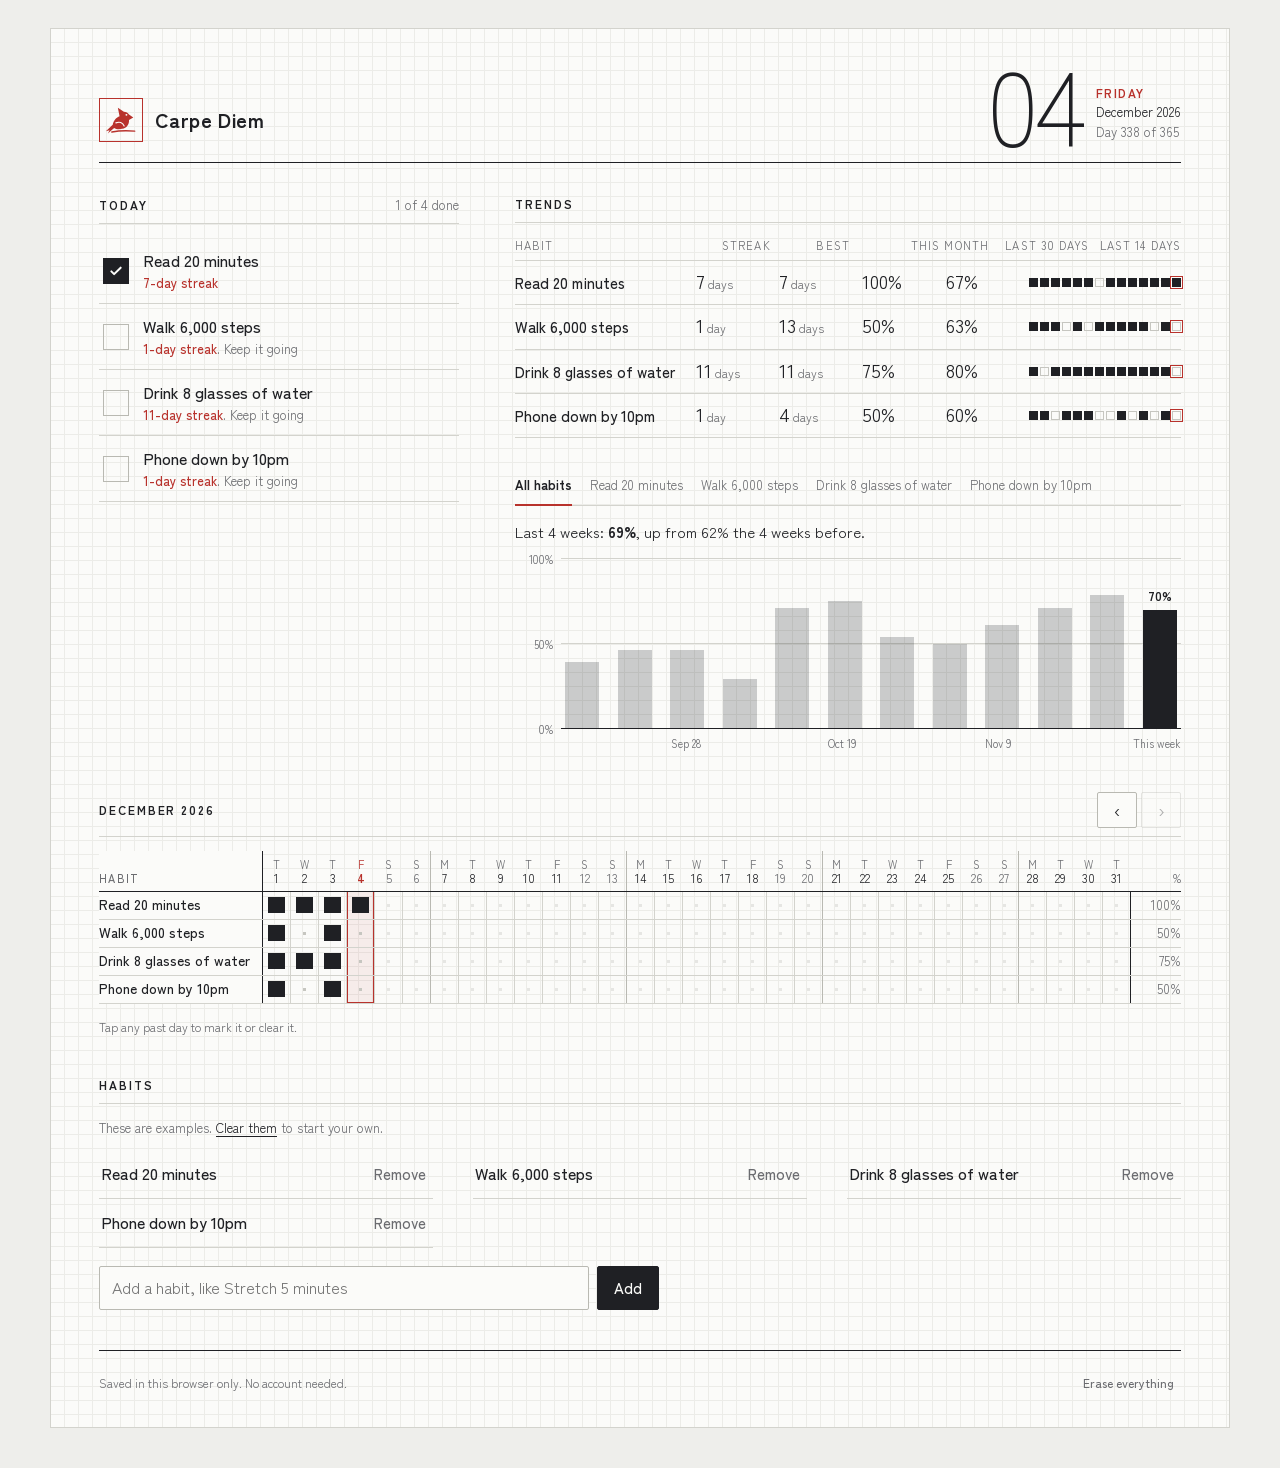
<file: index.html>
<!doctype html>
<html lang="en">
<head>
<meta charset="utf-8">
<meta name="viewport" content="width=device-width, initial-scale=1, viewport-fit=cover">
<meta name="description" content="Carpe Diem is a free, journal-style habit tracker. Mark your habits each day, see the month at a glance, and follow your streaks and weekly trends. No account needed.">
<meta name="theme-color" content="#FBFBF9" media="(prefers-color-scheme: light)">
<meta name="theme-color" content="#1A1B1D" media="(prefers-color-scheme: dark)">
<meta property="og:type" content="website">
<meta property="og:title" content="Carpe Diem Habit Journal">
<meta property="og:description" content="A free habit tracker that looks like a paper journal. No account needed.">
<meta name="twitter:card" content="summary">
<link rel="icon" href="data:image/svg+xml,%3Csvg xmlns=&quot;http://www.w3.org/2000/svg&quot; viewBox=&quot;0 0 64 64&quot;%3E%3Ccircle cx=&quot;32&quot; cy=&quot;32&quot; r=&quot;29&quot; fill=&quot;%23FCFCFA&quot; stroke=&quot;%23B8322C&quot; stroke-width=&quot;4&quot;/%3E%3Cpath d=&quot;M44 22.5 L51.5 27.5 L44 32 C44.5 40 40 46 32 47.5 C26 49 21 48 18 46 L7 55.5 L10 50 L3.5 51.5 L15.5 40.5 C17 33 22 27.5 27.5 25.5 L24.5 10.5 L35 17.5 C39 17.5 42.5 19.5 44 22.5 Z&quot; fill=&quot;%23B8322C&quot;/%3E%3Cpath d=&quot;M14 53 Q32 49.5 54 51.5&quot; fill=&quot;none&quot; stroke=&quot;%23B8322C&quot; stroke-width=&quot;2.4&quot; stroke-linecap=&quot;round&quot;/%3E%3Cpath d=&quot;M21 37 C27 34.5 33 36.5 35.5 42.5&quot; fill=&quot;none&quot; stroke=&quot;%23FCFCFA&quot; stroke-width=&quot;2&quot; stroke-linecap=&quot;round&quot;/%3E%3Ccircle cx=&quot;39.5&quot; cy=&quot;23&quot; r=&quot;1.7&quot; fill=&quot;%23FCFCFA&quot;/%3E%3C/svg%3E">
<!-- Ads: once Google AdSense approves your site, paste the AdSense code snippet it gives you right here, above </head>. -->
<title>Carpe Diem Habit Journal</title>
<link rel="preconnect" href="https://fonts.googleapis.com">
<link rel="preconnect" href="https://fonts.gstatic.com" crossorigin>
<link rel="stylesheet" href="https://fonts.googleapis.com/css2?family=Zen+Kaku+Gothic+New:wght@300;400;500;700&display=swap">
<style>
/* Layout: a printed page. Hairline grid paper, a masthead with the date set in large numerals,
   then Today / Trends side by side on wide screens, the month as a full-width ruled grid, and the habit list. */
:root{
  --desk:#EEEEEB; --paper:#FBFBF9; --grid:#ECECE8; --rule:#D3D3CD; --line:#B9B9B2;
  --ink:#1F2024; --ink-soft:rgba(31,32,36,.22); --muted:#6B6C70; --faint:#C6C6C0; --hover:rgba(31,32,36,.05);
  --cardinal:#B8322C; --cardinal-soft:rgba(184,50,44,.07);
  --font-body:"Zen Kaku Gothic New","Hiragino Kaku Gothic ProN","Segoe UI",system-ui,sans-serif;
  --cell:30px;
  padding-top:env(safe-area-inset-top,0px); padding-bottom:env(safe-area-inset-bottom,0px);
}
@media (prefers-color-scheme: dark){
  :root:not([data-theme="light"]){
    --desk:#121314; --paper:#1A1B1D; --grid:#222326; --rule:#36373A; --line:#4A4B4F;
    --ink:#EAE8E3; --ink-soft:rgba(234,232,227,.24); --muted:#9C9C98; --faint:#4A4B4F; --hover:rgba(234,232,227,.06);
    --cardinal:#E0625A; --cardinal-soft:rgba(224,98,90,.10);
    color-scheme:dark;
  }
}
:root[data-theme="dark"]{
  --desk:#121314; --paper:#1A1B1D; --grid:#222326; --rule:#36373A; --line:#4A4B4F;
  --ink:#EAE8E3; --ink-soft:rgba(234,232,227,.24); --muted:#9C9C98; --faint:#4A4B4F; --hover:rgba(234,232,227,.06);
  --cardinal:#E0625A; --cardinal-soft:rgba(224,98,90,.10);
  color-scheme:dark;
}
*,*::before,*::after{box-sizing:border-box}
[hidden]{display:none!important}
html{-webkit-text-size-adjust:100%}
body{margin:0;background:var(--desk);color:var(--ink);font-family:var(--font-body);font-size:15px;line-height:1.55;
  padding-left:max(16px,env(safe-area-inset-left,0px));padding-right:max(16px,env(safe-area-inset-right,0px));padding-block:28px 40px}
button,input{font:inherit;color:inherit}
button{cursor:pointer}
:focus-visible{outline:2px solid var(--cardinal);outline-offset:2px}

.page{max-width:1180px;margin:0 auto;background-color:var(--paper);border:1px solid var(--rule);
  background-image:linear-gradient(var(--grid) 1px,transparent 1px),linear-gradient(90deg,var(--grid) 1px,transparent 1px);
  background-size:14px 14px;background-position:-1px -1px;
  padding:32px clamp(16px,4vw,48px) 24px}

/* masthead */
.masthead{display:flex;flex-wrap:wrap;align-items:flex-end;justify-content:space-between;gap:18px 32px;
  padding-bottom:20px;border-bottom:1px solid var(--ink);margin-bottom:32px}
.brand{display:flex;align-items:center;gap:12px}
.seal{width:44px;height:44px;flex:none;border:1.5px solid var(--cardinal);color:var(--cardinal);display:grid;place-items:center}
.seal svg{width:32px;height:32px}
.brand h1{margin:0;font-weight:700;font-size:20px;line-height:1;letter-spacing:.02em}
.dateline{display:flex;align-items:flex-end;gap:14px}
.daynum{font-weight:300;font-size:clamp(64px,10vw,104px);line-height:.78;letter-spacing:-.04em;font-variant-numeric:tabular-nums}
.datemeta{display:flex;flex-direction:column;gap:2px;padding-bottom:2px;font-size:13px;line-height:1.35}
.datemeta .wd{font-weight:700;color:var(--cardinal);text-transform:uppercase;letter-spacing:.12em;font-size:12px}
.datemeta .doy{color:var(--muted);font-variant-numeric:tabular-nums}

/* sections */
.spread{display:grid;gap:40px;grid-template-columns:minmax(0,1fr)}
@media (min-width:1000px){
  .spread{grid-template-columns:minmax(300px,360px) minmax(0,1fr);grid-template-areas:"today trends" "month month" "habits habits";column-gap:56px;align-items:start}
  .s-today{grid-area:today} .s-trends{grid-area:trends} .s-month{grid-area:month} .s-habits{grid-area:habits}
  .habit-rows{grid-template-columns:repeat(auto-fill,minmax(300px,1fr));column-gap:40px}
  .add{max-width:560px}
  :root{--cell:27px}
}
section{min-width:0}
.vh{position:absolute;width:1px;height:1px;margin:-1px;padding:0;overflow:hidden;clip:rect(0 0 0 0);white-space:nowrap;border:0}
.shead{display:flex;flex-wrap:wrap;align-items:center;gap:8px 14px;margin:0 0 14px;padding-bottom:8px;border-bottom:1px solid var(--rule)}
.shead h2{margin:0;font-size:12px;font-weight:700;text-transform:uppercase;letter-spacing:.16em}
.shead .aside{margin-left:auto;font-size:13px;color:var(--muted);font-variant-numeric:tabular-nums}

.btn{border:1px solid var(--line);background:var(--paper);border-radius:2px;padding:8px 16px;min-height:40px;font-weight:500;line-height:1.2}
.btn:hover{border-color:var(--ink)}
.btn.primary{background:var(--ink);border-color:var(--ink);color:var(--paper)}
.btn.primary:hover{opacity:.88}
.btn.quiet{border-color:transparent;background:transparent;color:var(--muted);padding-inline:6px}
.btn.quiet:hover{color:var(--ink)}
.btn.armed{color:var(--cardinal)}
.textlink{border:0;background:none;padding:0;color:var(--ink);text-decoration:underline;text-underline-offset:3px;text-decoration-thickness:1px;font-size:inherit}

/* today */
.todo-list{display:grid}
.todo{display:flex;align-items:center;gap:14px;width:100%;text-align:left;background:transparent;border:0;border-bottom:1px solid var(--rule);
  padding:10px 4px;min-height:58px}
.todo:hover{background:var(--hover)}
.box{flex:none;width:26px;height:26px;border:1.5px solid var(--line);display:grid;place-items:center;color:transparent}
.box svg{width:16px;height:16px}
.todo.done .box{background:var(--ink);border-color:var(--ink);color:var(--paper)}
.todo.just .box{animation:pop .22s ease-out}
@keyframes pop{0%{transform:scale(.7)}100%{transform:scale(1)}}
.todo-text{min-width:0;display:flex;flex-direction:column}
.todo-name{font-weight:500;font-size:16px;overflow-wrap:anywhere}
.todo-meta{font-size:13px;color:var(--muted)}
.todo-meta b{font-weight:500;color:var(--cardinal)}
.empty{color:var(--muted);font-size:14px;margin:4px 0}

/* month grid */
.month-nav{margin-left:auto;display:flex;align-items:center;gap:4px}
.icon-btn{width:40px;height:36px;border:1px solid var(--line);background:var(--paper);border-radius:2px;display:grid;place-items:center;font-size:18px;line-height:1}
.icon-btn:hover:not(:disabled){border-color:var(--ink)}
.icon-btn:disabled{opacity:.35;cursor:default}
.grid-scroll{overflow-x:auto;-webkit-overflow-scrolling:touch;padding-bottom:6px;scrollbar-width:thin}
table.month{width:100%;border-collapse:collapse;font-variant-numeric:tabular-nums}
.month th,.month td{padding:0;text-align:center}
.month thead th{font-weight:400;font-size:11px;color:var(--muted);height:40px;vertical-align:bottom;padding-bottom:5px;line-height:1.2;border-bottom:1px solid var(--ink)}
.month thead th .dn{display:block;font-size:12px;color:var(--ink)}
.month thead th.we .dn{color:var(--muted)}
.month thead th.is-today{color:var(--cardinal)}
.month thead th.is-today .dn{color:var(--cardinal);font-weight:700}
.month .hname{position:sticky;left:0;z-index:2;background:var(--paper);text-align:left;padding-right:12px;min-width:120px;
  font-weight:500;font-size:14px;border-right:1px solid var(--ink)}
.month thead .hname{font-size:11px;color:var(--muted);text-transform:uppercase;letter-spacing:.12em;font-weight:500}
.month .hname .nm{overflow:hidden;text-overflow:ellipsis;white-space:nowrap;max-width:160px}
.month tbody td,.month tbody th{border-bottom:1px solid var(--rule)}
.month tbody td{border-left:1px solid var(--rule)}
.month td.wk-start,.month thead th.wk-start{border-left:1px solid var(--line)}
.month td.col-today{background:var(--cardinal-soft);box-shadow:inset 1px 0 0 var(--cardinal),inset -1px 0 0 var(--cardinal)}
.month tbody tr:last-child td.col-today{box-shadow:inset 1px 0 0 var(--cardinal),inset -1px 0 0 var(--cardinal),inset 0 -1px 0 var(--cardinal)}
.cell{width:100%;min-width:var(--cell);height:var(--cell);border:0;background:transparent;display:grid;place-items:center;padding:0}
.cell:hover:not(:disabled){background:var(--hover)}
.cell::after{content:"";width:3px;height:3px;background:var(--faint)}
.cell.on::after{width:62%;height:62%;max-width:18px;max-height:18px;background:var(--ink)}
.cell:disabled{cursor:default}
.cell:disabled::after{opacity:.4}
.month .rate{font-size:13px;color:var(--muted);padding-left:12px;min-width:50px;text-align:right;border-left:1px solid var(--ink)!important}
.month .rate-h{text-align:right;padding-left:12px}
.grid-hint{font-size:12px;color:var(--muted);margin:8px 0 0}

/* trends */
.stats{display:grid;margin-bottom:28px;container-type:inline-size}
.stat{display:grid;grid-template-columns:minmax(0,1.4fr) repeat(4,minmax(64px,.6fr)) auto;align-items:center;gap:10px;padding:10px 0;border-bottom:1px solid var(--rule)}
.stat-head{font-size:11px;color:var(--muted);text-transform:uppercase;letter-spacing:.1em;padding:0 0 6px}
.stat .nm{font-weight:500;min-width:0;overflow-wrap:anywhere}
.num{font-weight:400;font-size:19px;line-height:1.1;font-variant-numeric:tabular-nums}
.num small{font-weight:400;font-size:12px;color:var(--muted);margin-left:3px}
.lbl{display:none;font-size:11px;color:var(--muted)}
.strip{display:flex;gap:2px}
.strip i{width:9px;height:9px;border:1px solid var(--faint)}
.strip i.on{background:var(--ink);border-color:var(--ink)}
.strip i.td{outline:1px solid var(--cardinal);outline-offset:1px}
@container (max-width:600px){
  .stat{grid-template-columns:repeat(4,minmax(0,1fr));gap:8px 10px}
  .stat .nm{grid-column:1/-1}
  .stat .strip{grid-column:1/-1}
  .stat-head{display:none}
  .lbl{display:block}
}
.tabs{display:flex;flex-wrap:wrap;gap:4px 18px;margin-bottom:14px;border-bottom:1px solid var(--rule)}
.tab{border:0;background:none;padding:8px 0;min-height:40px;font-size:13px;color:var(--muted);border-bottom:2px solid transparent;margin-bottom:-1px}
.tab:hover{color:var(--ink)}
.tab[aria-pressed="true"]{color:var(--ink);font-weight:700;border-bottom-color:var(--cardinal)}
.trend-line{font-size:15px;margin:0 0 16px}
.trend-line strong{font-weight:700}
.chart{display:grid;grid-template-columns:38px minmax(0,1fr);gap:0 8px}
.yaxis{position:relative;height:170px;font-size:11px;color:var(--muted);font-variant-numeric:tabular-nums}
.yaxis span{position:absolute;right:0;transform:translateY(50%)}
.plot{position:relative;height:170px;display:flex;align-items:flex-end;gap:clamp(3px,1.2vw,10px);border-bottom:1px solid var(--ink)}
.plot .gl{position:absolute;left:0;right:0;border-top:1px solid var(--rule)}
.bar{flex:1;position:relative;height:100%;display:flex;align-items:flex-end;justify-content:center}
.bar b{display:block;width:100%;max-width:34px;background:var(--ink-soft);min-height:1px;position:relative}
.bar.last b{background:var(--ink)}
.bar .val{position:absolute;font-size:12px;font-weight:700;color:var(--ink);transform:translateY(-4px)}
.bar.empty b{background:transparent;border:1px dashed var(--faint);height:100%!important}
.xaxis{grid-column:2;display:flex;gap:clamp(3px,1.2vw,10px);font-size:11px;color:var(--muted);padding-top:6px}
.xaxis span{flex:1;text-align:center;white-space:nowrap;overflow:visible}

/* habits */
.example-note{font-size:13px;color:var(--muted);margin:0 0 12px}
.habit-rows{display:grid;margin-bottom:18px}
.hrow{display:grid;grid-template-columns:minmax(0,1fr) auto;gap:10px;align-items:center;border-bottom:1px solid var(--rule)}
.hrow input[type=text]{width:100%;min-height:48px;border:0;background:transparent;padding:6px 2px;font-size:16px;font-weight:500}
.hrow input[type=text]:focus{outline:none;box-shadow:inset 0 -2px 0 var(--cardinal)}
.add{display:flex;gap:8px;flex-wrap:wrap}
.add input{flex:1 1 200px;min-height:44px;border:1px solid var(--line);border-radius:2px;background:var(--paper);padding:8px 12px;font-size:16px}
.add input:focus{outline:none;border-color:var(--ink)}

/* footer */
.foot{margin:40px 0 0;padding-top:12px;border-top:1px solid var(--ink);display:flex;flex-wrap:wrap;justify-content:space-between;gap:8px 20px;align-items:center;font-size:12px;color:var(--muted)}

@media (max-width:560px){
  body{padding-block:16px 28px}
  .page{padding:22px 14px 18px}
  .masthead{margin-bottom:26px}
  :root{--cell:32px}
  .month .hname{min-width:96px;font-size:13px}
  .month .hname .nm{max-width:104px}
}
@media (prefers-reduced-motion:reduce){*{animation:none!important;transition:none!important}}
</style>
</head>
<body>
<div class="page">
  <header class="masthead">
    <div class="brand">
      <div class="seal" role="img" aria-label="Cardinal"><svg viewBox="2 6 56 52" aria-hidden="true"><path d="M44 22.5 L51.5 27.5 L44 32 C44.5 40 40 46 32 47.5 C26 49 21 48 18 46 L7 55.5 L10 50 L3.5 51.5 L15.5 40.5 C17 33 22 27.5 27.5 25.5 L24.5 10.5 L35 17.5 C39 17.5 42.5 19.5 44 22.5 Z" fill="currentColor"/><path d="M14 53 Q32 49.5 54 51.5" fill="none" stroke="currentColor" stroke-width="2.4" stroke-linecap="round"/><path d="M21 37 C27 34.5 33 36.5 35.5 42.5" fill="none" stroke="var(--paper)" stroke-width="2" stroke-linecap="round"/><circle cx="39.5" cy="23" r="1.7" fill="var(--paper)"/></svg></div>
      <h1>Carpe Diem</h1>
    </div>
    <div class="dateline" id="dateline">
      <div class="daynum" id="dayNum"></div>
      <div class="datemeta">
        <span class="wd" id="weekday"></span>
        <span id="monthYear"></span>
        <span class="doy" id="dayOfYear"></span>
      </div>
    </div>
  </header>

  <div class="spread">
    <section class="s-today" aria-labelledby="todayTitle">
      <div class="shead">
        <h2 id="todayTitle">Today</h2>
        <span class="aside" id="todayCount"></span>
      </div>
      <div class="todo-list" id="todayList"></div>
    </section>

    <section class="s-month" aria-labelledby="monthTitle">
      <div class="shead">
        <h2 id="monthTitle"></h2>
        <div class="month-nav">
          <button class="btn quiet" id="goToday" type="button" hidden>This month</button>
          <button class="icon-btn" id="prevM" type="button" aria-label="Previous month">&lsaquo;</button>
          <button class="icon-btn" id="nextM" type="button" aria-label="Next month">&rsaquo;</button>
        </div>
      </div>
      <div class="grid-scroll" id="gridScroll">
        <table class="month" id="monthTable"></table>
      </div>
      <p class="grid-hint">Tap any past day to mark it or clear it.</p>
    </section>

    <section class="s-trends" aria-labelledby="trendTitle">
      <div class="shead"><h2 id="trendTitle">Trends</h2></div>
      <div class="stats" id="stats"></div>
      <div class="tabs" id="chips" role="group" aria-label="Show trend for"></div>
      <p class="trend-line" id="trendLine"></p>
      <div class="chart" id="chart"></div>
    </section>

    <section class="s-habits" aria-labelledby="habitsTitle" id="habits">
      <div class="shead"><h2 id="habitsTitle">Habits</h2></div>
      <p class="example-note" id="exampleNote" hidden>These are examples. <button class="textlink" id="startFresh" type="button">Clear them</button> to start your own.</p>
      <div class="habit-rows" id="habitRows"></div>
      <form class="add" id="addForm" autocomplete="off">
        <label for="newHabit" class="vh">New habit</label>
        <input id="newHabit" type="text" maxlength="60" placeholder="Add a habit, like Stretch 5 minutes">
        <button class="btn primary" type="submit">Add</button>
      </form>
    </section>
  </div>

  <footer class="foot">
    <span>Saved in this browser only. No account needed.</span>
    <button class="btn quiet" id="eraseAll" type="button">Erase everything</button>
  </footer>
</div>

<script>
(function(){
  var KEY = 'tsuzuku.v1';
  var INKS = 7;
  var MONTHS = ['January','February','March','April','May','June','July','August','September','October','November','December'];
  var MON3 = ['Jan','Feb','Mar','Apr','May','Jun','Jul','Aug','Sep','Oct','Nov','Dec'];
  var WD1 = ['S','M','T','W','T','F','S'];
  var WDL = ['Sunday','Monday','Tuesday','Wednesday','Thursday','Friday','Saturday'];
  var CHECK = '<svg viewBox="0 0 24 24" fill="none" stroke="currentColor" stroke-width="3" stroke-linecap="round" stroke-linejoin="round"><path d="M5 12.5l4.2 4.2L19 7"/></svg>';

  function $(id){ return document.getElementById(id); }
  function pad(n){ return (n < 10 ? '0' : '') + n; }
  function ymd(d){ return d.getFullYear() + '-' + pad(d.getMonth() + 1) + '-' + pad(d.getDate()); }
  function parse(k){ var p = k.split('-'); return new Date(+p[0], +p[1] - 1, +p[2]); }
  function addDays(d, n){ return new Date(d.getFullYear(), d.getMonth(), d.getDate() + n); }
  function dayNum(d){ return Math.round(Date.UTC(d.getFullYear(), d.getMonth(), d.getDate()) / 864e5); }
  function midnight(d){ return new Date(d.getFullYear(), d.getMonth(), d.getDate()); }
  function weekStart(d){ return addDays(d, -((d.getDay() + 6) % 7)); }
  function el(tag, cls, text){ var e = document.createElement(tag); if (cls) e.className = cls; if (text != null) e.textContent = text; return e; }
  function hash(s){ var h = 2166136261; for (var i = 0; i < s.length; i++){ h ^= s.charCodeAt(i); h = Math.imul(h, 16777619); } return h >>> 0; }

  var today = midnight(new Date());
  var TODAY = ymd(today);

  function rng(seed){ return function(){ seed = (seed + 0x6D2B79F5) | 0; var t = Math.imul(seed ^ (seed >>> 15), 1 | seed); t = (t + Math.imul(t ^ (t >>> 7), 61 | t)) ^ t; return ((t ^ (t >>> 14)) >>> 0) / 4294967296; }; }

  function exampleState(){
    var r = rng(7), start = addDays(today, -90);
    var defs = [['Read 20 minutes', 0, .40, .85], ['Walk 6,000 steps', 2, .45, .80], ['Drink 8 glasses of water', 5, .55, .90], ['Phone down by 10pm', 1, .20, .70]];
    var s = { habits: [], marks: {}, example: true };
    defs.forEach(function(d, i){
      var id = 'ex' + i, m = {};
      s.habits.push({ id: id, name: d[0], ink: d[1], created: ymd(start) });
      for (var k = 0; k <= 90; k++){
        if (k === 90 && i > 1) continue;
        var p = d[2] + (d[3] - d[2]) * (k / 90);
        if (r() < p) m[ymd(addDays(start, k))] = 1;
      }
      s.marks[id] = m;
    });
    return s;
  }
  function blankState(){ return { habits: [], marks: {}, example: false }; }

  function load(){
    try {
      var raw = localStorage.getItem(KEY);
      if (!raw) return null;
      var d = JSON.parse(raw);
      if (!d || !Array.isArray(d.habits)) return null;
      if (!d.marks || typeof d.marks !== 'object') d.marks = {};
      d.habits = d.habits.filter(function(h){ return h && h.id && typeof h.name === 'string'; });
      d.habits.forEach(function(h){ if (typeof h.ink !== 'number') h.ink = 0; if (!h.created) h.created = TODAY; if (!d.marks[h.id]) d.marks[h.id] = {}; });
      return d;
    } catch (e) { return null; }
  }
  function save(){ try { localStorage.setItem(KEY, JSON.stringify(state)); } catch (e) {} }

  var state = load() || exampleState();
  var view = { y: today.getFullYear(), m: today.getMonth() };
  var chartSel = 'all';
  var justStamped = null;
  var scrollToToday = true;

  function isDone(h, k){ var m = state.marks[h.id]; return !!(m && m[k]); }
  function toggle(h, k){
    var m = state.marks[h.id] || (state.marks[h.id] = {});
    if (m[k]) { delete m[k]; justStamped = null; }
    else { m[k] = 1; justStamped = h.id + '|' + k; if (k < h.created) h.created = k; }
    save();
  }
  function currentStreak(h){
    var d = today; if (!isDone(h, ymd(d))) d = addDays(d, -1);
    var n = 0; while (isDone(h, ymd(d))) { n++; d = addDays(d, -1); }
    return n;
  }
  function bestStreak(h){
    var keys = Object.keys(state.marks[h.id] || {}).sort(), best = 0, run = 0, prev = null;
    keys.forEach(function(k){ var n = dayNum(parse(k)); run = (prev !== null && n - prev === 1) ? run + 1 : 1; if (run > best) best = run; prev = n; });
    return best;
  }
  function tally(h, start, end){
    var c = parse(h.created), s = start < c ? c : start, e = end > today ? today : end, poss = 0, done = 0;
    for (var d = s; d <= e; d = addDays(d, 1)) { poss++; if (isDone(h, ymd(d))) done++; }
    return { done: done, poss: poss };
  }
  function pct(t){ return t.poss ? Math.round(100 * t.done / t.poss) : null; }
  function tallyMany(list, start, end){
    var t = { done: 0, poss: 0 };
    list.forEach(function(h){ var x = tally(h, start, end); t.done += x.done; t.poss += x.poss; });
    return t;
  }
  function nextInk(){
    var used = state.habits.map(function(h){ return h.ink; });
    for (var i = 0; i < INKS; i++) if (used.indexOf(i) < 0) return i;
    return state.habits.length % INKS;
  }

  /* ---------- header ---------- */
  function renderHeader(){
    var y = today.getFullYear(), doy = dayNum(today) - dayNum(new Date(y, 0, 1)) + 1, len = dayNum(new Date(y + 1, 0, 1)) - dayNum(new Date(y, 0, 1));
    $('dayNum').textContent = pad(today.getDate());
    $('weekday').textContent = WDL[today.getDay()];
    $('monthYear').textContent = MONTHS[today.getMonth()] + ' ' + y;
    $('dayOfYear').textContent = 'Day ' + doy + ' of ' + len;
    $('dateline').setAttribute('aria-label', WDL[today.getDay()] + ', ' + MONTHS[today.getMonth()] + ' ' + today.getDate() + ', ' + y);
    $('exampleNote').hidden = !state.example;
  }

  /* ---------- today ---------- */
  function renderToday(){
    var list = $('todayList'); list.textContent = '';
    var n = 0;
    if (!state.habits.length){
      var p = el('p', 'empty'); p.append('No habits yet. ');
      var a = el('button', 'textlink', 'Add your first one'); a.type = 'button';
      a.addEventListener('click', function(){ $('newHabit').focus(); });
      p.append(a, '.'); list.append(p);
    }
    state.habits.forEach(function(h){
      var done = isDone(h, TODAY); if (done) n++;
      var cs = currentStreak(h);
      var b = el('button', 'todo' + (done ? ' done' : '') + (justStamped === h.id + '|' + TODAY ? ' just' : ''));
      b.type = 'button'; b.setAttribute('aria-pressed', done ? 'true' : 'false');
      var st = el('span', 'box'); st.setAttribute('aria-hidden', 'true'); st.innerHTML = CHECK;
      var tx = el('span', 'todo-text');
      tx.append(el('span', 'todo-name', h.name));
      var meta = el('span', 'todo-meta');
      if (cs > 1 || (cs === 1 && !done)){ meta.append(el('b', null, cs + '-day streak')); if (!done) meta.append('. Keep it going'); }
      else meta.append(done ? 'Done today' : 'Tap to mark done');
      tx.append(meta);
      b.append(st, tx);
      b.addEventListener('click', function(){ toggle(h, TODAY); render(); });
      list.append(b);
    });
    $('todayCount').textContent = state.habits.length ? n + ' of ' + state.habits.length + ' done' : '';
  }

  /* ---------- month ---------- */
  function renderMonth(){
    var y = view.y, m = view.m, days = new Date(y, m + 1, 0).getDate();
    $('monthTitle').textContent = MONTHS[m] + ' ' + y;
    var isCur = y === today.getFullYear() && m === today.getMonth();
    $('goToday').hidden = isCur;
    $('nextM').disabled = isCur || new Date(y, m + 1, 1) > today;
    var t = $('monthTable'); t.textContent = '';
    var thead = el('thead'), hr = el('tr');
    var corner = el('th', 'hname', 'Habit'); corner.scope = 'col';
    hr.append(corner);
    for (var d = 1; d <= days; d++){
      var dt = new Date(y, m, d), wd = dt.getDay();
      var th = el('th'); th.scope = 'col';
      var cls = [];
      if (wd === 0 || wd === 6) cls.push('we');
      if (wd === 1 && d !== 1) cls.push('wk-start');
      if (ymd(dt) === TODAY) cls.push('is-today', 'col-today');
      th.className = cls.join(' ');
      th.append(WD1[wd]); th.append(el('span', 'dn', String(d)));
      th.setAttribute('aria-label', WDL[wd] + ' ' + d);
      hr.append(th);
    }
    var rh = el('th', 'rate-h', '%'); rh.scope = 'col'; hr.append(rh);
    thead.append(hr); t.append(thead);

    var tb = el('tbody');
    if (!state.habits.length){
      var r0 = el('tr'), c0 = el('td'); c0.colSpan = days + 2; c0.style.textAlign = 'left';
      c0.append(el('p', 'empty', 'Your month will fill in here once you add a habit.'));
      r0.append(c0); tb.append(r0);
    }
    state.habits.forEach(function(h){
      var tr = el('tr');
      var nm = el('th', 'hname'); nm.scope = 'row';
      var wrap = el('div', 'nm', h.name); wrap.title = h.name;
      nm.append(wrap); tr.append(nm);
      for (var d = 1; d <= days; d++){
        var dt = new Date(y, m, d), k = ymd(dt), on = isDone(h, k);
        var td = el('td');
        var cls = [];
        if (dt.getDay() === 1 && d !== 1) cls.push('wk-start');
        if (k === TODAY) cls.push('col-today');
        td.className = cls.join(' ');
        var b = el('button', 'cell' + (on ? ' on' : ''));
        b.type = 'button'; b.dataset.h = h.id; b.dataset.k = k;
        if (dt > today) b.disabled = true;
        b.setAttribute('aria-pressed', on ? 'true' : 'false');
        b.setAttribute('aria-label', h.name + ', ' + MON3[m] + ' ' + d);
        td.append(b); tr.append(td);
      }
      var r = pct(tally(h, new Date(y, m, 1), new Date(y, m, days)));
      tr.append(el('td', 'rate', r == null ? '–' : r + '%'));
      tb.append(tr);
    });
    t.append(tb);

    if (scrollToToday){
      scrollToToday = false;
      var sc = $('gridScroll');
      requestAnimationFrame(function(){
        var cell = isCur ? t.querySelector('thead th.is-today') : null;
        if (cell){ var name = t.querySelector('.hname'); var target = cell.offsetLeft - (name ? name.offsetWidth : 0) - (sc.clientWidth - (name ? name.offsetWidth : 0)) * 0.6; sc.scrollLeft = Math.max(0, target); }
        else sc.scrollLeft = 0;
      });
    }
  }
  $('monthTable').addEventListener('click', function(ev){
    var b = ev.target.closest('.cell'); if (!b || b.disabled) return;
    var h = state.habits.find(function(x){ return x.id === b.dataset.h; }); if (!h) return;
    toggle(h, b.dataset.k); render();
  });
  function shiftMonth(n){ var d = new Date(view.y, view.m + n, 1); if (d > today) return; view.y = d.getFullYear(); view.m = d.getMonth(); scrollToToday = true; renderMonth(); }
  $('prevM').addEventListener('click', function(){ shiftMonth(-1); });
  $('nextM').addEventListener('click', function(){ shiftMonth(1); });
  $('goToday').addEventListener('click', function(){ view.y = today.getFullYear(); view.m = today.getMonth(); scrollToToday = true; renderMonth(); });

  /* ---------- trends ---------- */
  function renderStats(){
    var box = $('stats'); box.textContent = '';
    if (!state.habits.length){ box.append(el('p', 'empty', 'Streaks and completion rates show up here.')); return; }
    var head = el('div', 'stat stat-head');
    ['Habit', 'Streak', 'Best', 'This month', 'Last 30 days', 'Last 14 days'].forEach(function(s){ head.append(el('span', null, s)); });
    box.append(head);
    var mStart = new Date(today.getFullYear(), today.getMonth(), 1);
    state.habits.forEach(function(h){
      var row = el('div', 'stat');
      row.append(el('div', 'nm', h.name));
      function cell(v, unit, label){ var c = el('div'); c.append(el('span', 'lbl', label)); var n = el('span', 'num', v); if (unit) n.append(el('small', null, unit)); c.append(n); return c; }
      var cs = currentStreak(h), bs = bestStreak(h), mp = pct(tally(h, mStart, today)), tp = pct(tally(h, addDays(today, -29), today));
      row.append(cell(String(cs), cs === 1 ? 'day' : 'days', 'Streak'));
      row.append(cell(String(bs), bs === 1 ? 'day' : 'days', 'Best'));
      row.append(cell(mp == null ? '–' : mp + '%', '', 'This month'));
      row.append(cell(tp == null ? '–' : tp + '%', '', 'Last 30 days'));
      var strip = el('div', 'strip'); strip.setAttribute('aria-label', 'Last 14 days');
      for (var i = 13; i >= 0; i--){ var k = ymd(addDays(today, -i)); var dot = el('i', (isDone(h, k) ? 'on' : '') + (i === 0 ? ' td' : '')); dot.title = k; strip.append(dot); }
      row.append(strip);
      box.append(row);
    });
  }

  function renderChart(){
    var chips = $('chips'); chips.textContent = '';
    if (chartSel !== 'all' && !state.habits.some(function(h){ return h.id === chartSel; })) chartSel = 'all';
    var opts = [{ id: 'all', name: 'All habits' }].concat(state.habits.map(function(h){ return { id: h.id, name: h.name }; }));
    opts.forEach(function(o){
      var b = el('button', 'tab', o.name); b.type = 'button'; b.setAttribute('aria-pressed', o.id === chartSel ? 'true' : 'false');
      b.addEventListener('click', function(){ chartSel = o.id; renderChart(); });
      chips.append(b);
    });
    var list = chartSel === 'all' ? state.habits : state.habits.filter(function(h){ return h.id === chartSel; });
    var chart = $('chart'); chart.textContent = '';
    var line = $('trendLine'); line.textContent = '';
    if (!list.length){ line.textContent = 'Add a habit to see your weekly trend.'; return; }

    var W = 12, ws = weekStart(today), weeks = [];
    for (var i = W - 1; i >= 0; i--){
      var s = addDays(ws, -7 * i), e = addDays(s, 6);
      weeks.push({ start: s, p: pct(tallyMany(list, s, e)) });
    }
    var recent = pct(tallyMany(list, addDays(today, -27), today));
    var before = pct(tallyMany(list, addDays(today, -55), addDays(today, -28)));
    if (recent != null){
      line.append('Last 4 weeks: ', el('strong', null, recent + '%'));
      if (before != null){
        var diff = recent - before;
        line.append(diff > 0 ? ', up from ' + before + '% the 4 weeks before.' : diff < 0 ? ', down from ' + before + '% the 4 weeks before.' : ', the same as the 4 weeks before.');
      }
    }

    var yax = el('div', 'yaxis');
    [100, 50, 0].forEach(function(v){ var s = el('span', null, v + '%'); s.style.bottom = v + '%'; yax.append(s); });
    var plot = el('div', 'plot');
    plot.setAttribute('role', 'img');
    plot.setAttribute('aria-label', 'Weekly completion, last 12 weeks: ' + weeks.map(function(w){ return MON3[w.start.getMonth()] + ' ' + w.start.getDate() + ' ' + (w.p == null ? 'no data' : w.p + '%'); }).join(', '));
    [100, 50].forEach(function(v){ var g = el('div', 'gl'); g.style.bottom = v + '%'; plot.append(g); });
    var xax = el('div', 'xaxis');
    weeks.forEach(function(w, idx){
      var last = idx === weeks.length - 1;
      var bar = el('div', 'bar' + (last ? ' last' : '') + (w.p == null ? ' empty' : ''));
      var b = el('b'); b.style.height = (w.p == null ? 0 : Math.max(w.p, 1)) + '%';
      bar.title = 'Week of ' + MON3[w.start.getMonth()] + ' ' + w.start.getDate() + ': ' + (w.p == null ? 'no data' : w.p + '%');
      bar.append(b);
      if (last && w.p != null){ var v = el('span', 'val', w.p + '%'); v.style.bottom = w.p + '%'; bar.append(v); }
      plot.append(bar);
      var lab = ((weeks.length - 1 - idx) % 3 === 0) ? (last ? 'This week' : MON3[w.start.getMonth()] + ' ' + w.start.getDate()) : '';
      xax.append(el('span', null, lab));
    });
    chart.append(yax, plot, xax);
  }

  /* ---------- habits editor ---------- */
  function renderHabits(){
    var box = $('habitRows'); box.textContent = '';
    state.habits.forEach(function(h){
      var row = el('div', 'hrow');
      var inp = el('input'); inp.type = 'text'; inp.id = 'name-' + h.id; inp.value = h.name; inp.maxLength = 60;
      inp.setAttribute('aria-label', 'Habit name');
      inp.addEventListener('change', function(){ var v = inp.value.trim(); if (!v){ inp.value = h.name; return; } h.name = v; save(); render(true); });
      inp.addEventListener('keydown', function(ev){ if (ev.key === 'Enter'){ ev.preventDefault(); inp.blur(); } });
      var rm = el('button', 'btn quiet', 'Remove'); rm.type = 'button';
      var timer = null;
      rm.addEventListener('click', function(){
        if (!rm.classList.contains('armed')){
          rm.classList.add('armed'); rm.textContent = 'Tap again to remove';
          timer = setTimeout(function(){ rm.classList.remove('armed'); rm.textContent = 'Remove'; }, 3500);
          return;
        }
        clearTimeout(timer);
        state.habits = state.habits.filter(function(x){ return x.id !== h.id; });
        delete state.marks[h.id]; save(); render();
      });
      row.append(inp, rm);
      box.append(row);
    });
  }
  $('addForm').addEventListener('submit', function(ev){
    ev.preventDefault();
    var inp = $('newHabit'), v = inp.value.trim(); if (!v) { inp.focus(); return; }
    var id = 'h' + Date.now().toString(36) + Math.floor(Math.random() * 1e4).toString(36);
    state.habits.push({ id: id, name: v, ink: nextInk(), created: TODAY });
    if (state.example) { state.example = false; }
    state.marks[id] = {};
    inp.value = ''; save(); render(); inp.focus();
  });

  /* ---------- examples + erase ---------- */
  $('startFresh').addEventListener('click', function(){ state = blankState(); save(); chartSel = 'all'; render(); $('newHabit').focus(); });
  var eraseTimer = null;
  $('eraseAll').addEventListener('click', function(){
    var b = $('eraseAll');
    if (!b.classList.contains('armed')){
      b.classList.add('armed'); b.textContent = 'Tap again to erase all habits';
      eraseTimer = setTimeout(function(){ b.classList.remove('armed'); b.textContent = 'Erase everything'; }, 3500);
      return;
    }
    clearTimeout(eraseTimer); b.classList.remove('armed'); b.textContent = 'Erase everything';
    state = blankState(); save(); chartSel = 'all'; render();
  });

  function render(skipHabits){
    renderHeader(); renderToday(); renderMonth(); renderStats(); renderChart();
    if (!skipHabits) renderHabits();
    justStamped = null;
  }

  document.addEventListener('visibilitychange', function(){
    if (document.visibilityState !== 'visible') return;
    var now = midnight(new Date());
    if (ymd(now) !== TODAY){ today = now; TODAY = ymd(now); view = { y: today.getFullYear(), m: today.getMonth() }; scrollToToday = true; render(); }
  });

  render();
})();
</script>
</body>
</html>
</file>
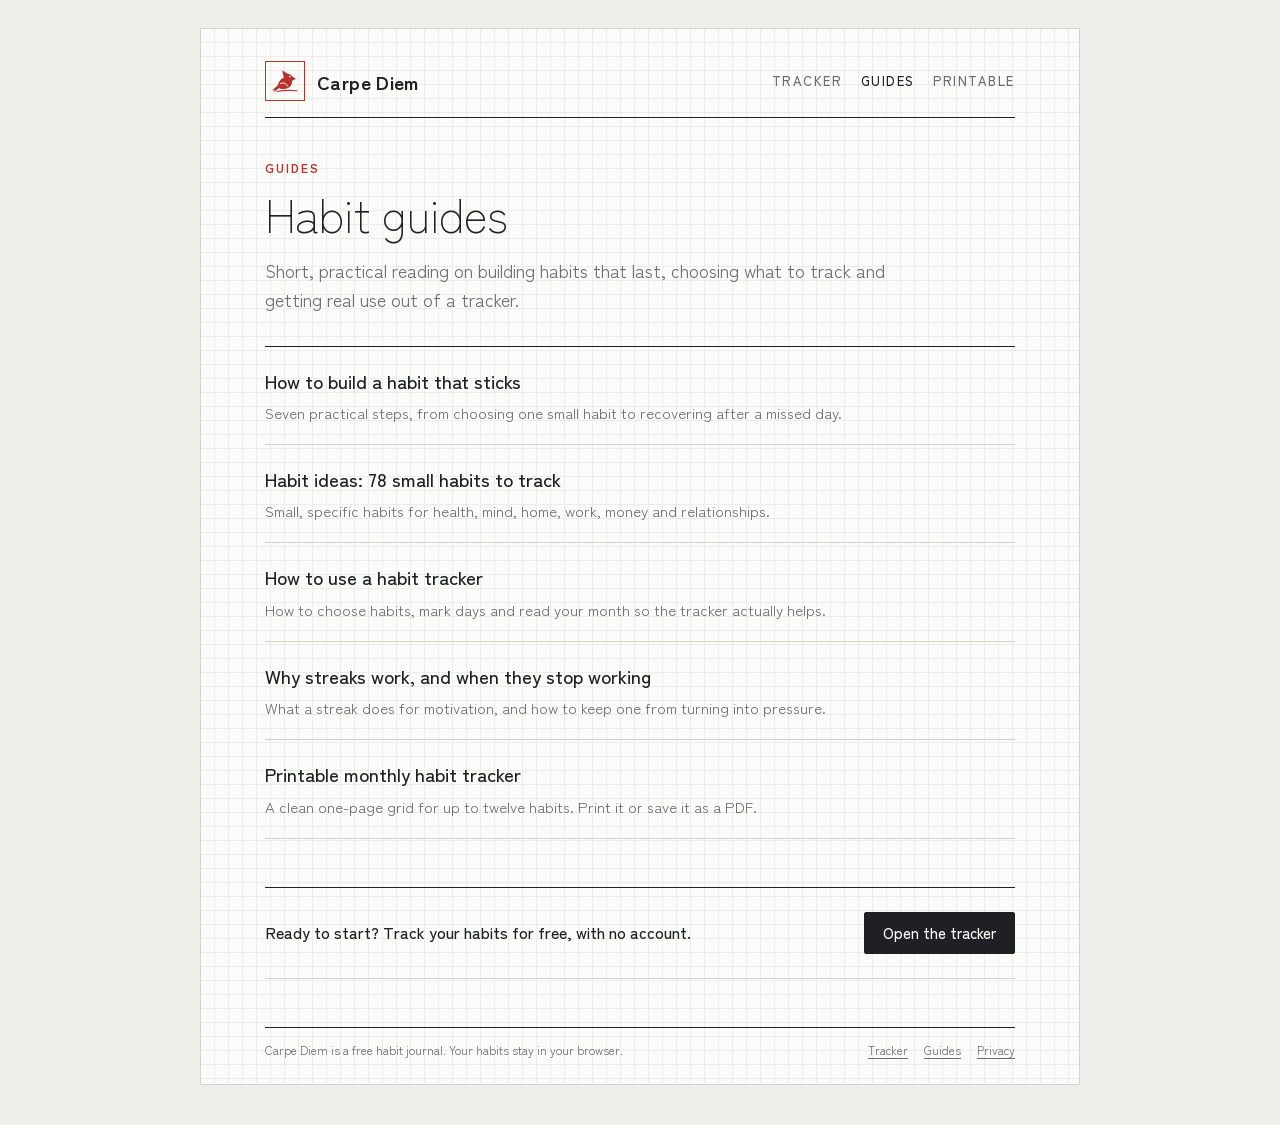
<file: guides/index.html>
<!doctype html>
<html lang="en">
<head>
<meta charset="utf-8">
<meta name="viewport" content="width=device-width, initial-scale=1, viewport-fit=cover">
<title>Habit guides | Carpe Diem</title>
<meta name="description" content="Short, practical guides to building habits, choosing what to track and using a habit tracker well.">
<meta name="theme-color" content="#FBFBF9" media="(prefers-color-scheme: light)">
<meta name="theme-color" content="#1A1B1D" media="(prefers-color-scheme: dark)">
<meta property="og:type" content="article">
<meta property="og:title" content="Habit guides">
<meta property="og:description" content="Short, practical guides to building habits, choosing what to track and using a habit tracker well.">
<meta name="twitter:card" content="summary">
<!-- Once your domain is live, add: <link rel="canonical" href="https://YOUR-DOMAIN/guides/index.html"> -->
<link rel="icon" href="data:image/svg+xml,%3Csvg xmlns=&quot;http://www.w3.org/2000/svg&quot; viewBox=&quot;0 0 64 64&quot;%3E%3Ccircle cx=&quot;32&quot; cy=&quot;32&quot; r=&quot;29&quot; fill=&quot;%23FCFCFA&quot; stroke=&quot;%23B8322C&quot; stroke-width=&quot;4&quot;/%3E%3Cpath d=&quot;M44 22.5 L51.5 27.5 L44 32 C44.5 40 40 46 32 47.5 C26 49 21 48 18 46 L7 55.5 L10 50 L3.5 51.5 L15.5 40.5 C17 33 22 27.5 27.5 25.5 L24.5 10.5 L35 17.5 C39 17.5 42.5 19.5 44 22.5 Z&quot; fill=&quot;%23B8322C&quot;/%3E%3Cpath d=&quot;M14 53 Q32 49.5 54 51.5&quot; fill=&quot;none&quot; stroke=&quot;%23B8322C&quot; stroke-width=&quot;2.4&quot; stroke-linecap=&quot;round&quot;/%3E%3Cpath d=&quot;M21 37 C27 34.5 33 36.5 35.5 42.5&quot; fill=&quot;none&quot; stroke=&quot;%23FCFCFA&quot; stroke-width=&quot;2&quot; stroke-linecap=&quot;round&quot;/%3E%3Ccircle cx=&quot;39.5&quot; cy=&quot;23&quot; r=&quot;1.7&quot; fill=&quot;%23FCFCFA&quot;/%3E%3C/svg%3E">
<link rel="preconnect" href="https://fonts.googleapis.com">
<link rel="preconnect" href="https://fonts.gstatic.com" crossorigin>
<link rel="stylesheet" href="https://fonts.googleapis.com/css2?family=Zen+Kaku+Gothic+New:wght@300;400;500;700&display=swap">
<link rel="stylesheet" href="guide.css">
</head>
<body>
<div class="page">
  <header class="masthead">
    <a class="brand" href="../"><span class="seal" role="img" aria-label="Cardinal"><svg viewBox="2 6 56 52" aria-hidden="true"><path d="M44 22.5 L51.5 27.5 L44 32 C44.5 40 40 46 32 47.5 C26 49 21 48 18 46 L7 55.5 L10 50 L3.5 51.5 L15.5 40.5 C17 33 22 27.5 27.5 25.5 L24.5 10.5 L35 17.5 C39 17.5 42.5 19.5 44 22.5 Z" fill="currentColor"/><path d="M14 53 Q32 49.5 54 51.5" fill="none" stroke="currentColor" stroke-width="2.4" stroke-linecap="round"/><path d="M21 37 C27 34.5 33 36.5 35.5 42.5" fill="none" stroke="var(--paper)" stroke-width="2" stroke-linecap="round"/><circle cx="39.5" cy="23" r="1.7" fill="var(--paper)"/></svg></span><b>Carpe Diem</b></a>
    <nav class="topnav" aria-label="Site">
      <a href="../">Tracker</a>
      <a href="index.html" aria-current="page">Guides</a>
      <a href="printable-habit-tracker.html">Printable</a>
    </nav>
  </header>
  <main>
    <article>
      <p class="kicker">Guides</p>
      <h1>Habit guides</h1>
      <p class="lede">Short, practical reading on building habits that last, choosing what to track and getting real use out of a tracker.</p>
    </article>
    <ul class="cards">
      <li><a href="how-to-build-a-habit.html"><b>How to build a habit that sticks</b><span>Seven practical steps, from choosing one small habit to recovering after a missed day.</span></a></li>
      <li><a href="habit-ideas.html"><b>Habit ideas: 78 small habits to track</b><span>Small, specific habits for health, mind, home, work, money and relationships.</span></a></li>
      <li><a href="how-to-use-a-habit-tracker.html"><b>How to use a habit tracker</b><span>How to choose habits, mark days and read your month so the tracker actually helps.</span></a></li>
      <li><a href="why-streaks-work.html"><b>Why streaks work, and when they stop working</b><span>What a streak does for motivation, and how to keep one from turning into pressure.</span></a></li>
      <li><a href="printable-habit-tracker.html"><b>Printable monthly habit tracker</b><span>A clean one-page grid for up to twelve habits. Print it or save it as a PDF.</span></a></li>
    </ul>
    <div class="cta"><p>Ready to start? Track your habits for free, with no account.</p><a class="btn" href="../">Open the tracker</a></div>
  </main>
  <footer class="foot">
    <span>Carpe Diem is a free habit journal. Your habits stay in your browser.</span>
    <nav aria-label="Footer"><a href="../">Tracker</a><a href="index.html">Guides</a><a href="privacy.html">Privacy</a></nav>
  </footer>
</div>
</body>
</html>
</file>
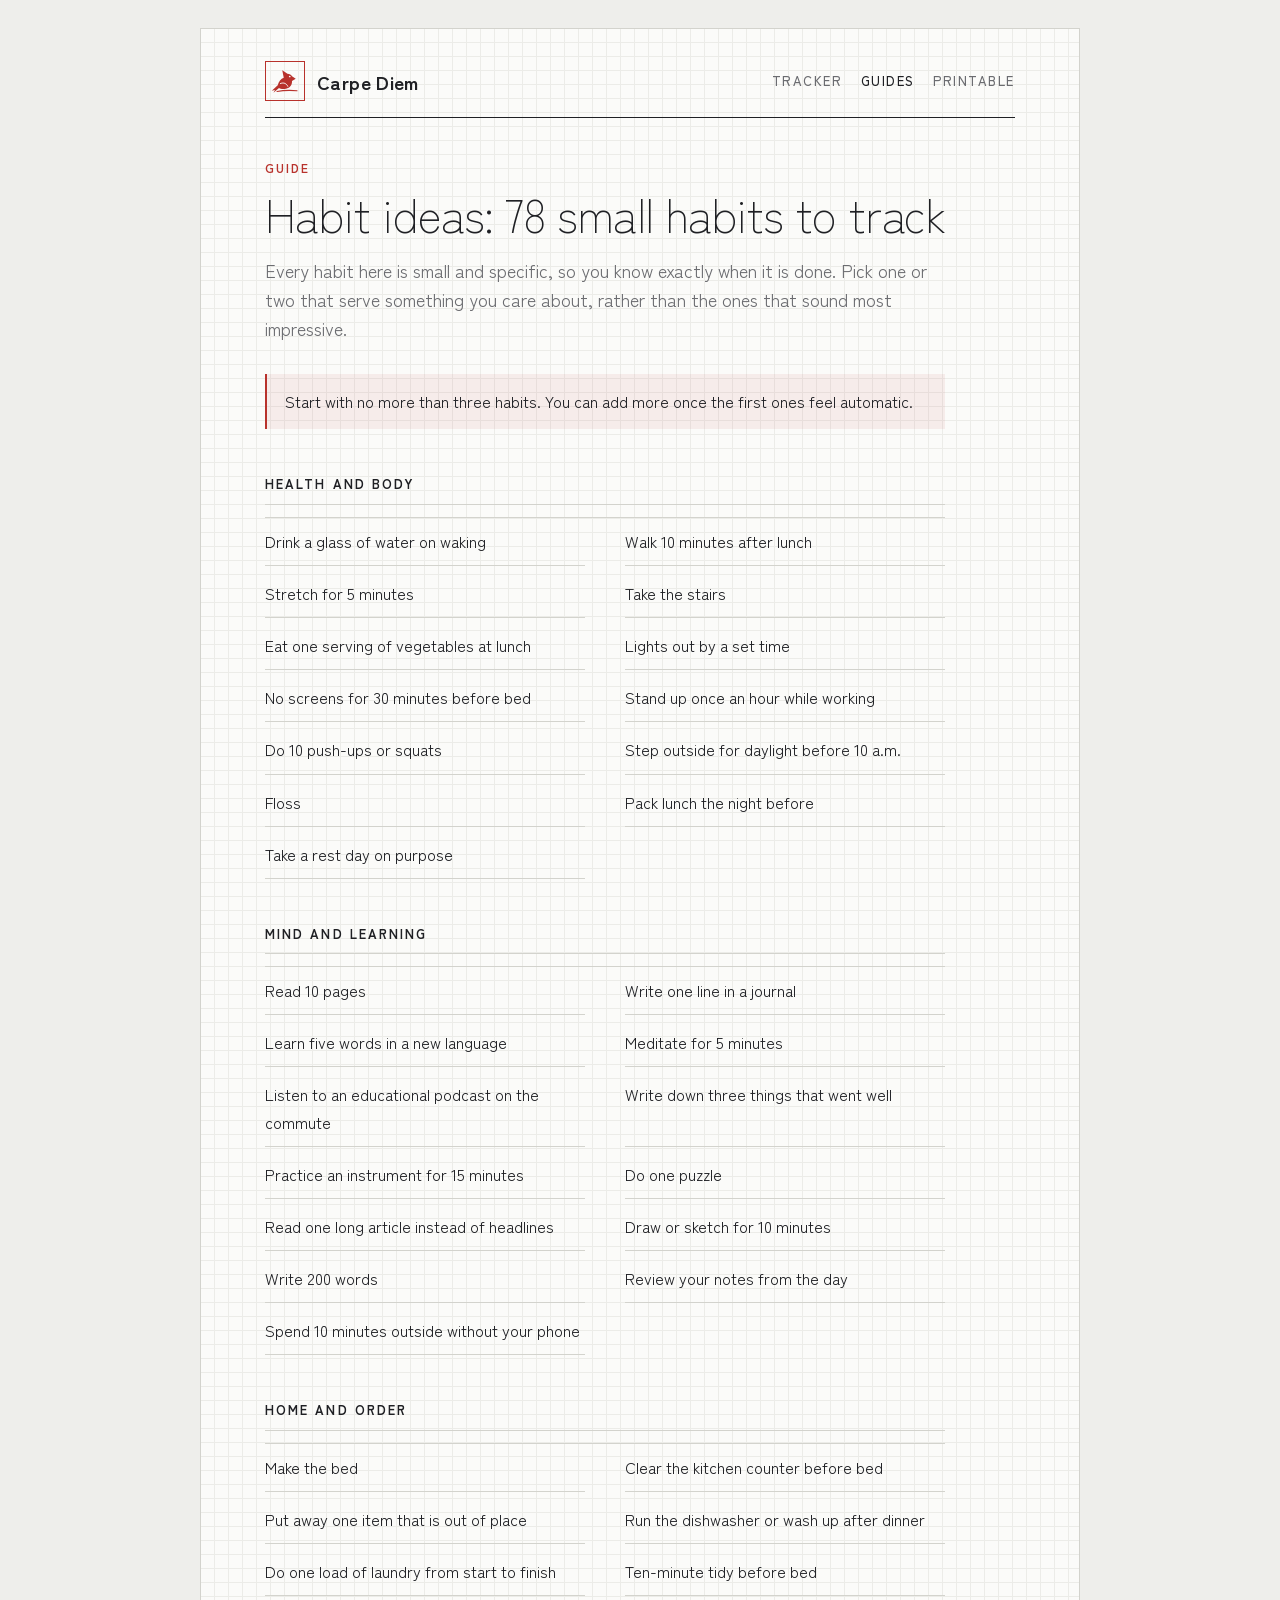
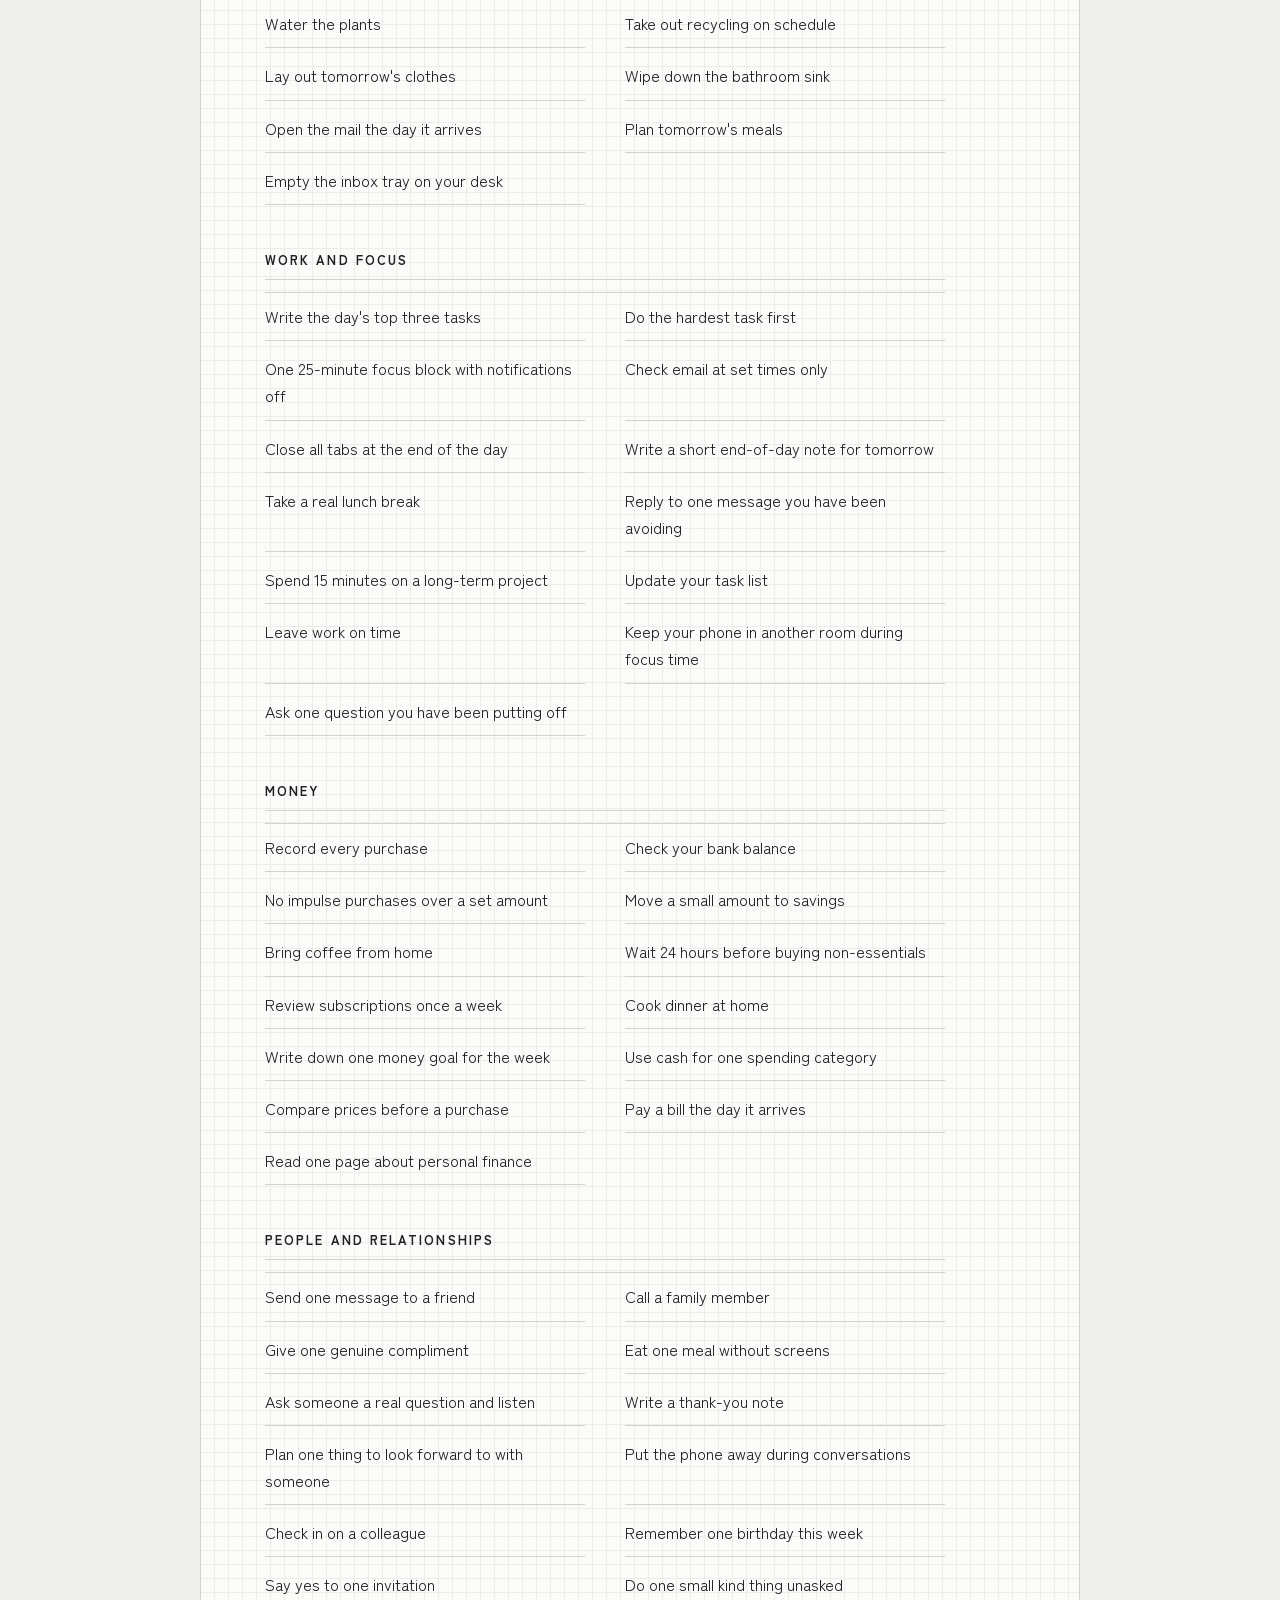
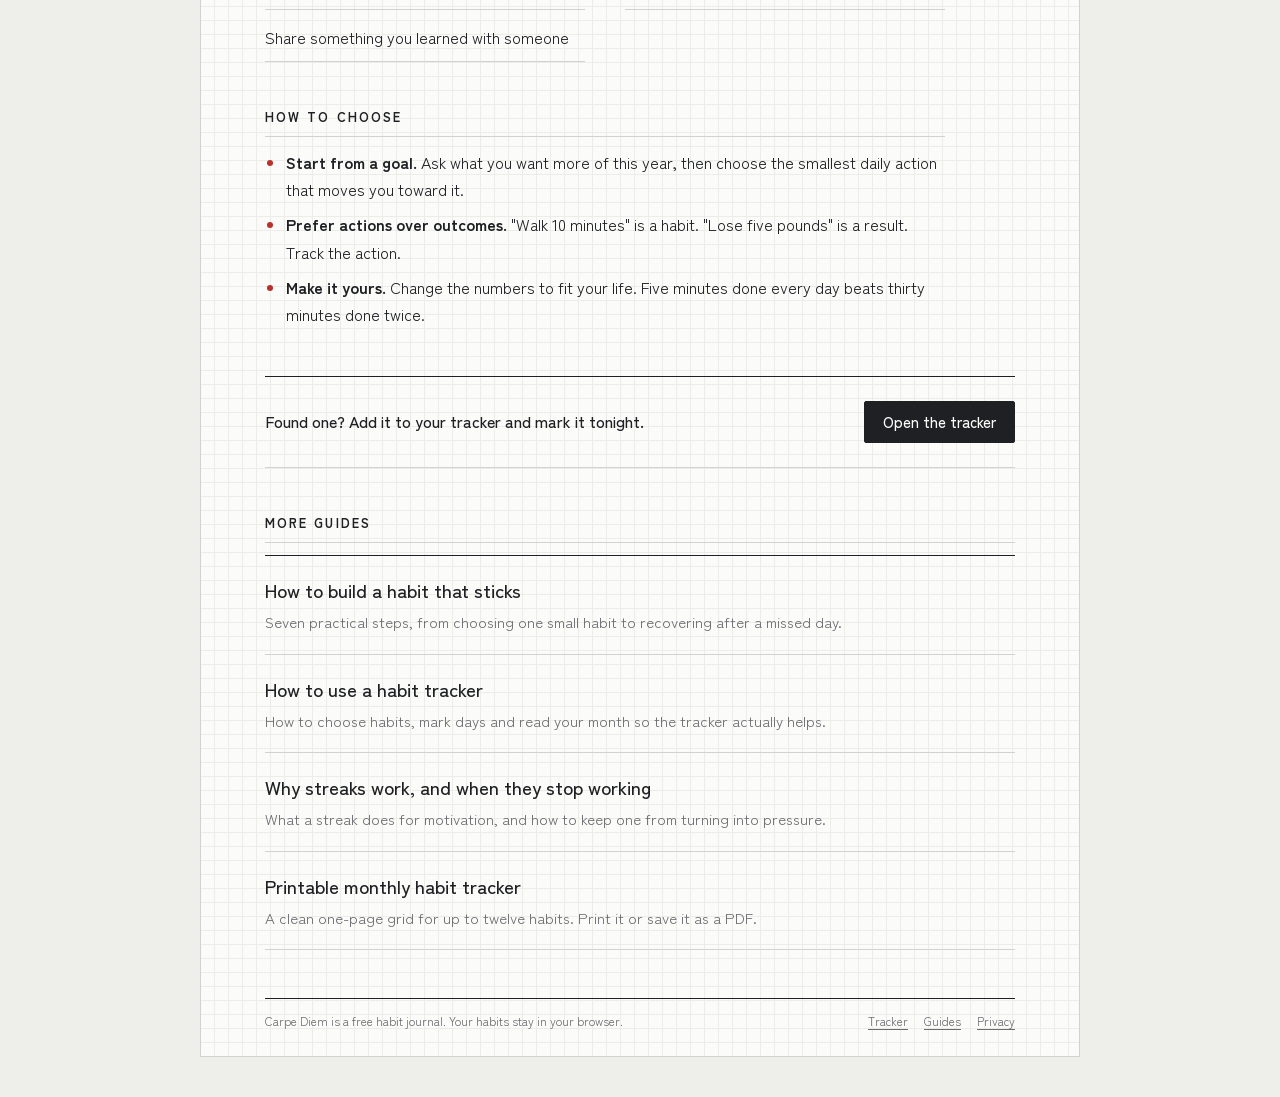
<file: guides/habit-ideas.html>
<!doctype html>
<html lang="en">
<head>
<meta charset="utf-8">
<meta name="viewport" content="width=device-width, initial-scale=1, viewport-fit=cover">
<title>Habit ideas: 78 small habits to track | Carpe Diem</title>
<meta name="description" content="78 small, specific habit ideas for health, learning, home, work, money and relationships, each easy enough to start today.">
<meta name="theme-color" content="#FBFBF9" media="(prefers-color-scheme: light)">
<meta name="theme-color" content="#1A1B1D" media="(prefers-color-scheme: dark)">
<meta property="og:type" content="article">
<meta property="og:title" content="Habit ideas: 78 small habits to track">
<meta property="og:description" content="78 small, specific habit ideas for health, learning, home, work, money and relationships, each easy enough to start today.">
<meta name="twitter:card" content="summary">
<!-- Once your domain is live, add: <link rel="canonical" href="https://YOUR-DOMAIN/guides/habit-ideas.html"> -->
<link rel="icon" href="data:image/svg+xml,%3Csvg xmlns=&quot;http://www.w3.org/2000/svg&quot; viewBox=&quot;0 0 64 64&quot;%3E%3Ccircle cx=&quot;32&quot; cy=&quot;32&quot; r=&quot;29&quot; fill=&quot;%23FCFCFA&quot; stroke=&quot;%23B8322C&quot; stroke-width=&quot;4&quot;/%3E%3Cpath d=&quot;M44 22.5 L51.5 27.5 L44 32 C44.5 40 40 46 32 47.5 C26 49 21 48 18 46 L7 55.5 L10 50 L3.5 51.5 L15.5 40.5 C17 33 22 27.5 27.5 25.5 L24.5 10.5 L35 17.5 C39 17.5 42.5 19.5 44 22.5 Z&quot; fill=&quot;%23B8322C&quot;/%3E%3Cpath d=&quot;M14 53 Q32 49.5 54 51.5&quot; fill=&quot;none&quot; stroke=&quot;%23B8322C&quot; stroke-width=&quot;2.4&quot; stroke-linecap=&quot;round&quot;/%3E%3Cpath d=&quot;M21 37 C27 34.5 33 36.5 35.5 42.5&quot; fill=&quot;none&quot; stroke=&quot;%23FCFCFA&quot; stroke-width=&quot;2&quot; stroke-linecap=&quot;round&quot;/%3E%3Ccircle cx=&quot;39.5&quot; cy=&quot;23&quot; r=&quot;1.7&quot; fill=&quot;%23FCFCFA&quot;/%3E%3C/svg%3E">
<link rel="preconnect" href="https://fonts.googleapis.com">
<link rel="preconnect" href="https://fonts.gstatic.com" crossorigin>
<link rel="stylesheet" href="https://fonts.googleapis.com/css2?family=Zen+Kaku+Gothic+New:wght@300;400;500;700&display=swap">
<link rel="stylesheet" href="guide.css">
</head>
<body>
<div class="page">
  <header class="masthead">
    <a class="brand" href="../"><span class="seal" role="img" aria-label="Cardinal"><svg viewBox="2 6 56 52" aria-hidden="true"><path d="M44 22.5 L51.5 27.5 L44 32 C44.5 40 40 46 32 47.5 C26 49 21 48 18 46 L7 55.5 L10 50 L3.5 51.5 L15.5 40.5 C17 33 22 27.5 27.5 25.5 L24.5 10.5 L35 17.5 C39 17.5 42.5 19.5 44 22.5 Z" fill="currentColor"/><path d="M14 53 Q32 49.5 54 51.5" fill="none" stroke="currentColor" stroke-width="2.4" stroke-linecap="round"/><path d="M21 37 C27 34.5 33 36.5 35.5 42.5" fill="none" stroke="var(--paper)" stroke-width="2" stroke-linecap="round"/><circle cx="39.5" cy="23" r="1.7" fill="var(--paper)"/></svg></span><b>Carpe Diem</b></a>
    <nav class="topnav" aria-label="Site">
      <a href="../">Tracker</a>
      <a href="index.html" aria-current="page">Guides</a>
      <a href="printable-habit-tracker.html">Printable</a>
    </nav>
  </header>
  <main>
    <article>
      <p class="kicker">Guide</p>
      <h1>Habit ideas: 78 small habits to track</h1>
      <p class="lede">Every habit here is small and specific, so you know exactly when it is done. Pick one or two that serve something you care about, rather than the ones that sound most impressive.</p>
      <div class="note"><p>Start with no more than three habits. You can add more once the first ones feel automatic.</p></div>
      <h2>Health and body</h2>
      <ul class="ruled cols">
          <li>Drink a glass of water on waking</li>
          <li>Walk 10 minutes after lunch</li>
          <li>Stretch for 5 minutes</li>
          <li>Take the stairs</li>
          <li>Eat one serving of vegetables at lunch</li>
          <li>Lights out by a set time</li>
          <li>No screens for 30 minutes before bed</li>
          <li>Stand up once an hour while working</li>
          <li>Do 10 push-ups or squats</li>
          <li>Step outside for daylight before 10 a.m.</li>
          <li>Floss</li>
          <li>Pack lunch the night before</li>
          <li>Take a rest day on purpose</li>
      </ul>
      <h2>Mind and learning</h2>
      <ul class="ruled cols">
          <li>Read 10 pages</li>
          <li>Write one line in a journal</li>
          <li>Learn five words in a new language</li>
          <li>Meditate for 5 minutes</li>
          <li>Listen to an educational podcast on the commute</li>
          <li>Write down three things that went well</li>
          <li>Practice an instrument for 15 minutes</li>
          <li>Do one puzzle</li>
          <li>Read one long article instead of headlines</li>
          <li>Draw or sketch for 10 minutes</li>
          <li>Write 200 words</li>
          <li>Review your notes from the day</li>
          <li>Spend 10 minutes outside without your phone</li>
      </ul>
      <h2>Home and order</h2>
      <ul class="ruled cols">
          <li>Make the bed</li>
          <li>Clear the kitchen counter before bed</li>
          <li>Put away one item that is out of place</li>
          <li>Run the dishwasher or wash up after dinner</li>
          <li>Do one load of laundry from start to finish</li>
          <li>Ten-minute tidy before bed</li>
          <li>Water the plants</li>
          <li>Take out recycling on schedule</li>
          <li>Lay out tomorrow's clothes</li>
          <li>Wipe down the bathroom sink</li>
          <li>Open the mail the day it arrives</li>
          <li>Plan tomorrow's meals</li>
          <li>Empty the inbox tray on your desk</li>
      </ul>
      <h2>Work and focus</h2>
      <ul class="ruled cols">
          <li>Write the day's top three tasks</li>
          <li>Do the hardest task first</li>
          <li>One 25-minute focus block with notifications off</li>
          <li>Check email at set times only</li>
          <li>Close all tabs at the end of the day</li>
          <li>Write a short end-of-day note for tomorrow</li>
          <li>Take a real lunch break</li>
          <li>Reply to one message you have been avoiding</li>
          <li>Spend 15 minutes on a long-term project</li>
          <li>Update your task list</li>
          <li>Leave work on time</li>
          <li>Keep your phone in another room during focus time</li>
          <li>Ask one question you have been putting off</li>
      </ul>
      <h2>Money</h2>
      <ul class="ruled cols">
          <li>Record every purchase</li>
          <li>Check your bank balance</li>
          <li>No impulse purchases over a set amount</li>
          <li>Move a small amount to savings</li>
          <li>Bring coffee from home</li>
          <li>Wait 24 hours before buying non-essentials</li>
          <li>Review subscriptions once a week</li>
          <li>Cook dinner at home</li>
          <li>Write down one money goal for the week</li>
          <li>Use cash for one spending category</li>
          <li>Compare prices before a purchase</li>
          <li>Pay a bill the day it arrives</li>
          <li>Read one page about personal finance</li>
      </ul>
      <h2>People and relationships</h2>
      <ul class="ruled cols">
          <li>Send one message to a friend</li>
          <li>Call a family member</li>
          <li>Give one genuine compliment</li>
          <li>Eat one meal without screens</li>
          <li>Ask someone a real question and listen</li>
          <li>Write a thank-you note</li>
          <li>Plan one thing to look forward to with someone</li>
          <li>Put the phone away during conversations</li>
          <li>Check in on a colleague</li>
          <li>Remember one birthday this week</li>
          <li>Say yes to one invitation</li>
          <li>Do one small kind thing unasked</li>
          <li>Share something you learned with someone</li>
      </ul>

      <h2>How to choose</h2>
      <ul>
        <li><strong>Start from a goal.</strong> Ask what you want more of this year, then choose the smallest daily action that moves you toward it.</li>
        <li><strong>Prefer actions over outcomes.</strong> "Walk 10 minutes" is a habit. "Lose five pounds" is a result. Track the action.</li>
        <li><strong>Make it yours.</strong> Change the numbers to fit your life. Five minutes done every day beats thirty minutes done twice.</li>
      </ul>
    </article>
    <div class="cta"><p>Found one? Add it to your tracker and mark it tonight.</p><a class="btn" href="../">Open the tracker</a></div>
    <section class="related" aria-labelledby="rel">
      <h2 id="rel">More guides</h2>
      <ul class="cards">
      <li><a href="how-to-build-a-habit.html"><b>How to build a habit that sticks</b><span>Seven practical steps, from choosing one small habit to recovering after a missed day.</span></a></li>
      <li><a href="how-to-use-a-habit-tracker.html"><b>How to use a habit tracker</b><span>How to choose habits, mark days and read your month so the tracker actually helps.</span></a></li>
      <li><a href="why-streaks-work.html"><b>Why streaks work, and when they stop working</b><span>What a streak does for motivation, and how to keep one from turning into pressure.</span></a></li>
      <li><a href="printable-habit-tracker.html"><b>Printable monthly habit tracker</b><span>A clean one-page grid for up to twelve habits. Print it or save it as a PDF.</span></a></li>
      </ul>
    </section>
  </main>
  <footer class="foot">
    <span>Carpe Diem is a free habit journal. Your habits stay in your browser.</span>
    <nav aria-label="Footer"><a href="../">Tracker</a><a href="index.html">Guides</a><a href="privacy.html">Privacy</a></nav>
  </footer>
</div>
</body>
</html>
</file>
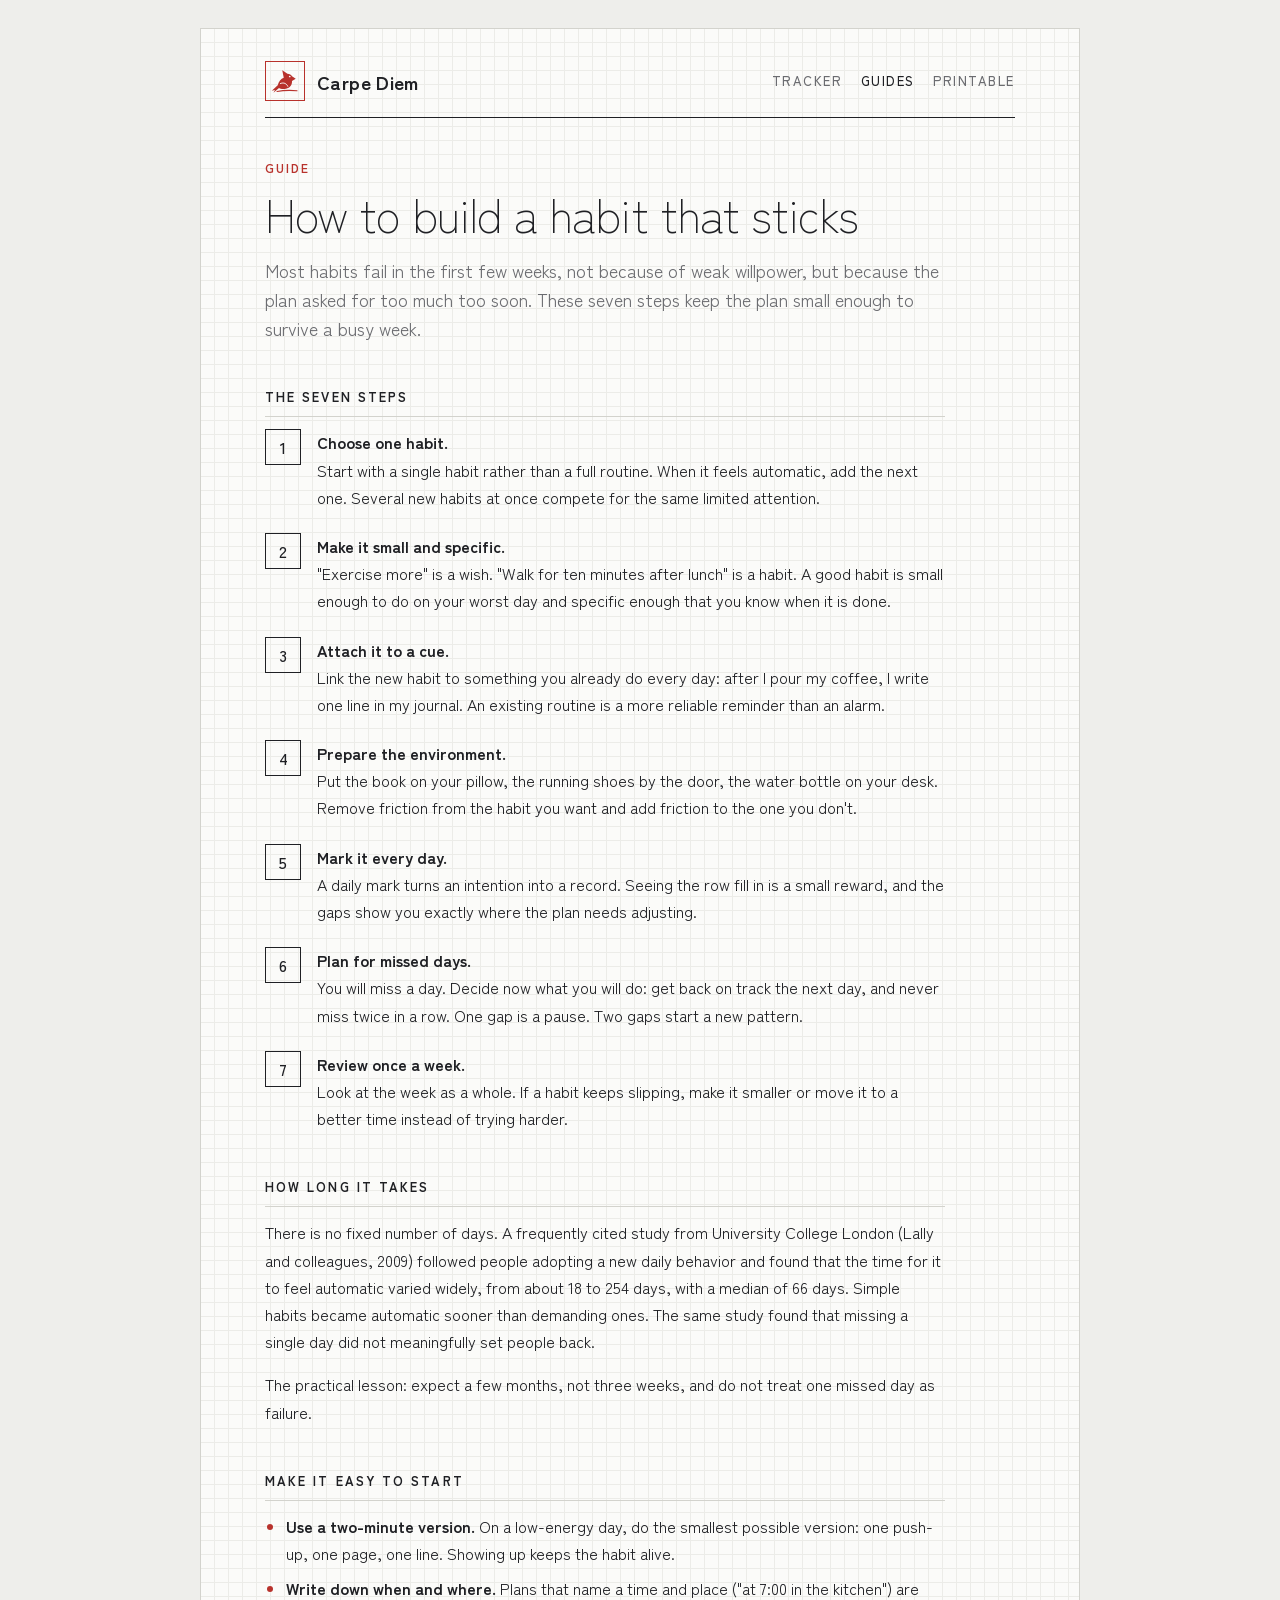
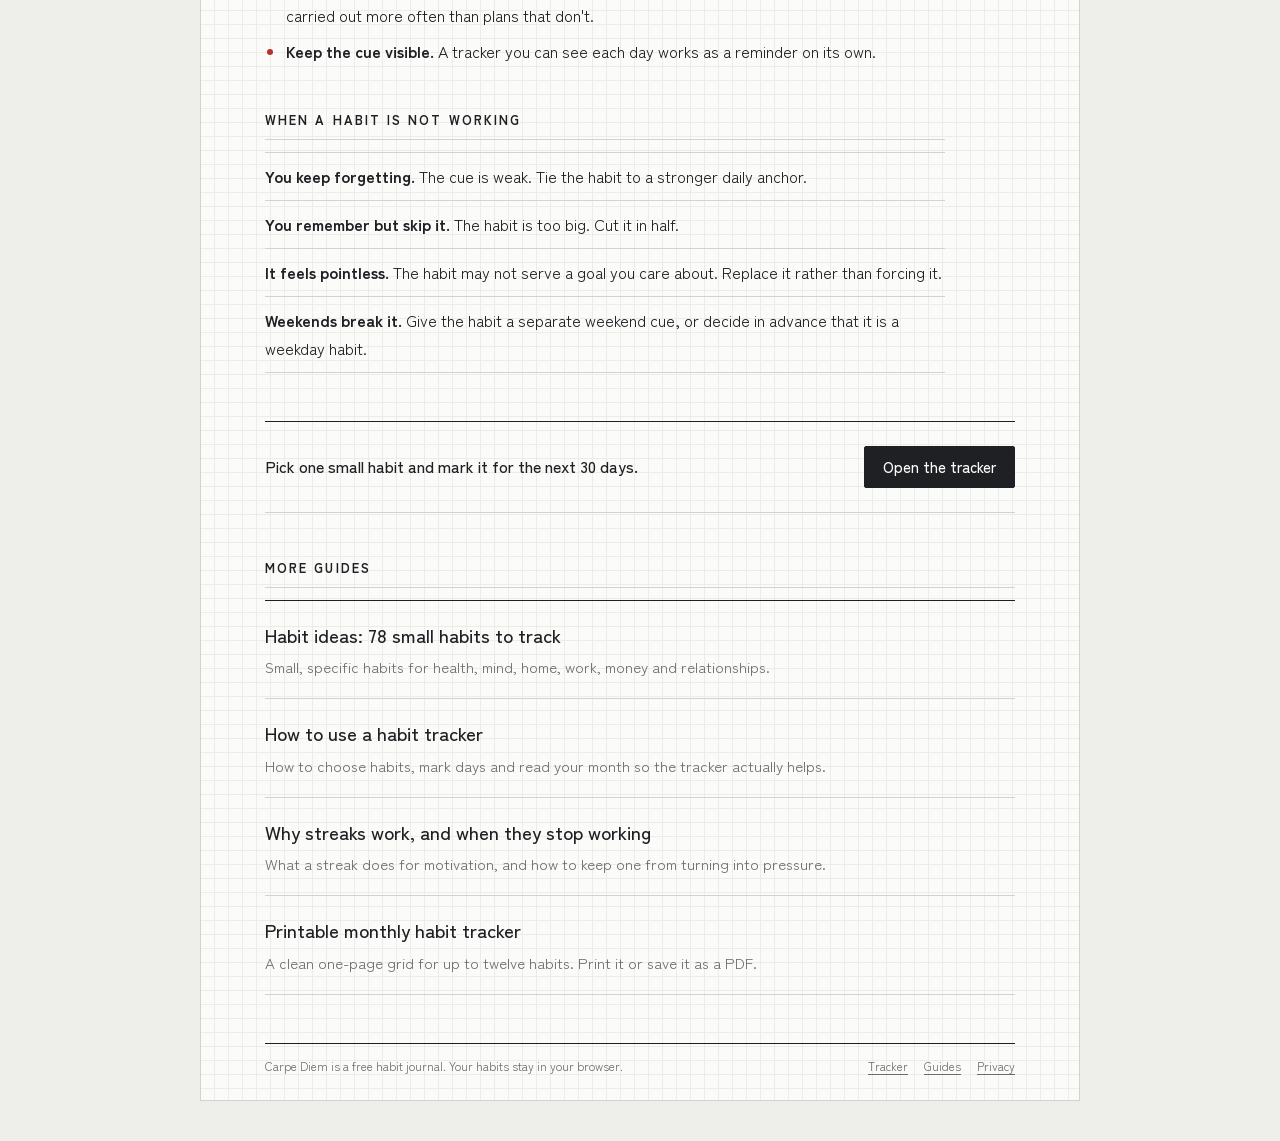
<file: guides/how-to-build-a-habit.html>
<!doctype html>
<html lang="en">
<head>
<meta charset="utf-8">
<meta name="viewport" content="width=device-width, initial-scale=1, viewport-fit=cover">
<title>How to build a habit that sticks | Carpe Diem</title>
<meta name="description" content="Seven practical steps to build a habit that lasts: start small, tie it to a cue, track it daily and recover quickly after a missed day.">
<meta name="theme-color" content="#FBFBF9" media="(prefers-color-scheme: light)">
<meta name="theme-color" content="#1A1B1D" media="(prefers-color-scheme: dark)">
<meta property="og:type" content="article">
<meta property="og:title" content="How to build a habit that sticks">
<meta property="og:description" content="Seven practical steps to build a habit that lasts: start small, tie it to a cue, track it daily and recover quickly after a missed day.">
<meta name="twitter:card" content="summary">
<!-- Once your domain is live, add: <link rel="canonical" href="https://YOUR-DOMAIN/guides/how-to-build-a-habit.html"> -->
<link rel="icon" href="data:image/svg+xml,%3Csvg xmlns=&quot;http://www.w3.org/2000/svg&quot; viewBox=&quot;0 0 64 64&quot;%3E%3Ccircle cx=&quot;32&quot; cy=&quot;32&quot; r=&quot;29&quot; fill=&quot;%23FCFCFA&quot; stroke=&quot;%23B8322C&quot; stroke-width=&quot;4&quot;/%3E%3Cpath d=&quot;M44 22.5 L51.5 27.5 L44 32 C44.5 40 40 46 32 47.5 C26 49 21 48 18 46 L7 55.5 L10 50 L3.5 51.5 L15.5 40.5 C17 33 22 27.5 27.5 25.5 L24.5 10.5 L35 17.5 C39 17.5 42.5 19.5 44 22.5 Z&quot; fill=&quot;%23B8322C&quot;/%3E%3Cpath d=&quot;M14 53 Q32 49.5 54 51.5&quot; fill=&quot;none&quot; stroke=&quot;%23B8322C&quot; stroke-width=&quot;2.4&quot; stroke-linecap=&quot;round&quot;/%3E%3Cpath d=&quot;M21 37 C27 34.5 33 36.5 35.5 42.5&quot; fill=&quot;none&quot; stroke=&quot;%23FCFCFA&quot; stroke-width=&quot;2&quot; stroke-linecap=&quot;round&quot;/%3E%3Ccircle cx=&quot;39.5&quot; cy=&quot;23&quot; r=&quot;1.7&quot; fill=&quot;%23FCFCFA&quot;/%3E%3C/svg%3E">
<link rel="preconnect" href="https://fonts.googleapis.com">
<link rel="preconnect" href="https://fonts.gstatic.com" crossorigin>
<link rel="stylesheet" href="https://fonts.googleapis.com/css2?family=Zen+Kaku+Gothic+New:wght@300;400;500;700&display=swap">
<link rel="stylesheet" href="guide.css">
</head>
<body>
<div class="page">
  <header class="masthead">
    <a class="brand" href="../"><span class="seal" role="img" aria-label="Cardinal"><svg viewBox="2 6 56 52" aria-hidden="true"><path d="M44 22.5 L51.5 27.5 L44 32 C44.5 40 40 46 32 47.5 C26 49 21 48 18 46 L7 55.5 L10 50 L3.5 51.5 L15.5 40.5 C17 33 22 27.5 27.5 25.5 L24.5 10.5 L35 17.5 C39 17.5 42.5 19.5 44 22.5 Z" fill="currentColor"/><path d="M14 53 Q32 49.5 54 51.5" fill="none" stroke="currentColor" stroke-width="2.4" stroke-linecap="round"/><path d="M21 37 C27 34.5 33 36.5 35.5 42.5" fill="none" stroke="var(--paper)" stroke-width="2" stroke-linecap="round"/><circle cx="39.5" cy="23" r="1.7" fill="var(--paper)"/></svg></span><b>Carpe Diem</b></a>
    <nav class="topnav" aria-label="Site">
      <a href="../">Tracker</a>
      <a href="index.html" aria-current="page">Guides</a>
      <a href="printable-habit-tracker.html">Printable</a>
    </nav>
  </header>
  <main>
    <article>
      <p class="kicker">Guide</p>
      <h1>How to build a habit that sticks</h1>
      <p class="lede">Most habits fail in the first few weeks, not because of weak willpower, but because the plan asked for too much too soon. These seven steps keep the plan small enough to survive a busy week.</p>

      <h2>The seven steps</h2>
      <ol class="steps">
        <li><strong>Choose one habit.</strong> Start with a single habit rather than a full routine. When it feels automatic, add the next one. Several new habits at once compete for the same limited attention.</li>
        <li><strong>Make it small and specific.</strong> "Exercise more" is a wish. "Walk for ten minutes after lunch" is a habit. A good habit is small enough to do on your worst day and specific enough that you know when it is done.</li>
        <li><strong>Attach it to a cue.</strong> Link the new habit to something you already do every day: after I pour my coffee, I write one line in my journal. An existing routine is a more reliable reminder than an alarm.</li>
        <li><strong>Prepare the environment.</strong> Put the book on your pillow, the running shoes by the door, the water bottle on your desk. Remove friction from the habit you want and add friction to the one you don't.</li>
        <li><strong>Mark it every day.</strong> A daily mark turns an intention into a record. Seeing the row fill in is a small reward, and the gaps show you exactly where the plan needs adjusting.</li>
        <li><strong>Plan for missed days.</strong> You will miss a day. Decide now what you will do: get back on track the next day, and never miss twice in a row. One gap is a pause. Two gaps start a new pattern.</li>
        <li><strong>Review once a week.</strong> Look at the week as a whole. If a habit keeps slipping, make it smaller or move it to a better time instead of trying harder.</li>
      </ol>

      <h2>How long it takes</h2>
      <p>There is no fixed number of days. A frequently cited study from University College London (Lally and colleagues, 2009) followed people adopting a new daily behavior and found that the time for it to feel automatic varied widely, from about 18 to 254 days, with a median of 66 days. Simple habits became automatic sooner than demanding ones. The same study found that missing a single day did not meaningfully set people back.</p>
      <p>The practical lesson: expect a few months, not three weeks, and do not treat one missed day as failure.</p>

      <h2>Make it easy to start</h2>
      <ul>
        <li><strong>Use a two-minute version.</strong> On a low-energy day, do the smallest possible version: one push-up, one page, one line. Showing up keeps the habit alive.</li>
        <li><strong>Write down when and where.</strong> Plans that name a time and place ("at 7:00 in the kitchen") are carried out more often than plans that don't.</li>
        <li><strong>Keep the cue visible.</strong> A tracker you can see each day works as a reminder on its own.</li>
      </ul>

      <h2>When a habit is not working</h2>
      <ul class="ruled">
        <li><strong>You keep forgetting.</strong> The cue is weak. Tie the habit to a stronger daily anchor.</li>
        <li><strong>You remember but skip it.</strong> The habit is too big. Cut it in half.</li>
        <li><strong>It feels pointless.</strong> The habit may not serve a goal you care about. Replace it rather than forcing it.</li>
        <li><strong>Weekends break it.</strong> Give the habit a separate weekend cue, or decide in advance that it is a weekday habit.</li>
      </ul>
    </article>
    <div class="cta"><p>Pick one small habit and mark it for the next 30 days.</p><a class="btn" href="../">Open the tracker</a></div>
    <section class="related" aria-labelledby="rel">
      <h2 id="rel">More guides</h2>
      <ul class="cards">
      <li><a href="habit-ideas.html"><b>Habit ideas: 78 small habits to track</b><span>Small, specific habits for health, mind, home, work, money and relationships.</span></a></li>
      <li><a href="how-to-use-a-habit-tracker.html"><b>How to use a habit tracker</b><span>How to choose habits, mark days and read your month so the tracker actually helps.</span></a></li>
      <li><a href="why-streaks-work.html"><b>Why streaks work, and when they stop working</b><span>What a streak does for motivation, and how to keep one from turning into pressure.</span></a></li>
      <li><a href="printable-habit-tracker.html"><b>Printable monthly habit tracker</b><span>A clean one-page grid for up to twelve habits. Print it or save it as a PDF.</span></a></li>
      </ul>
    </section>
  </main>
  <footer class="foot">
    <span>Carpe Diem is a free habit journal. Your habits stay in your browser.</span>
    <nav aria-label="Footer"><a href="../">Tracker</a><a href="index.html">Guides</a><a href="privacy.html">Privacy</a></nav>
  </footer>
</div>
</body>
</html>
</file>
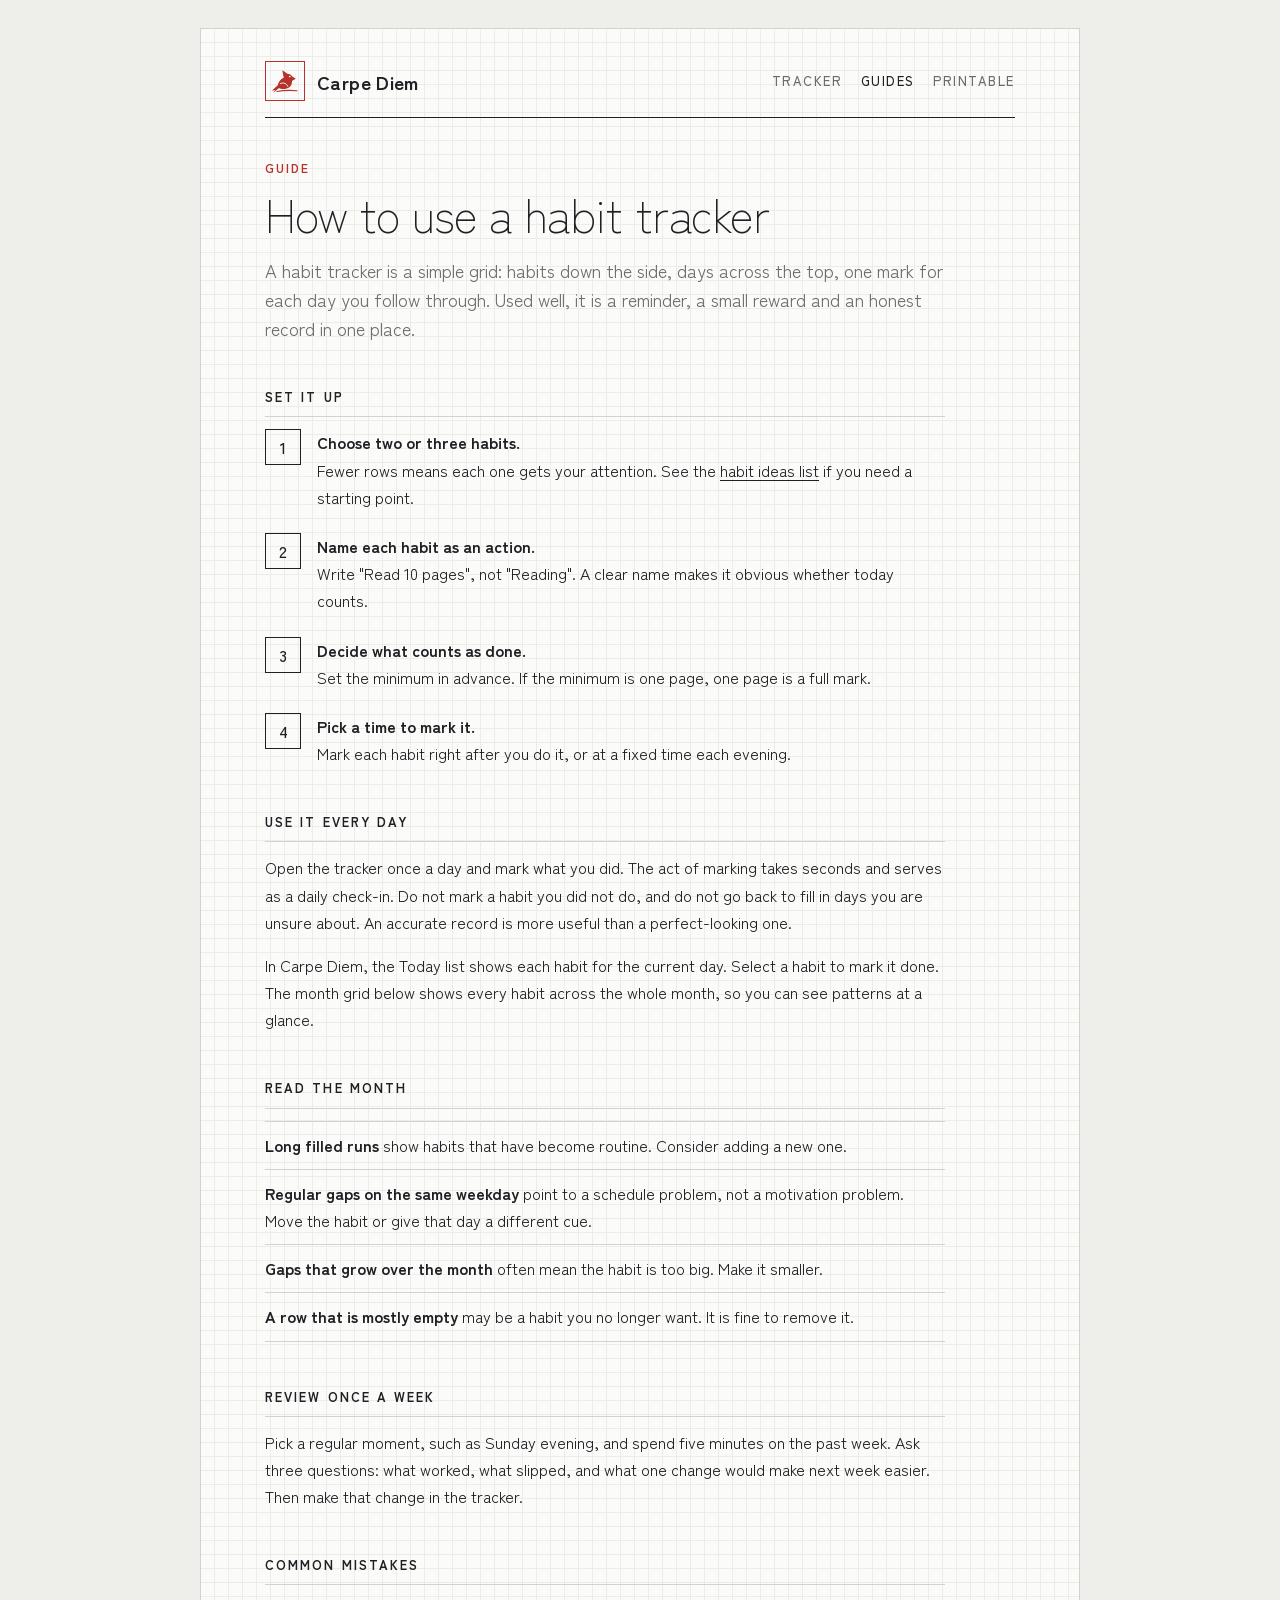
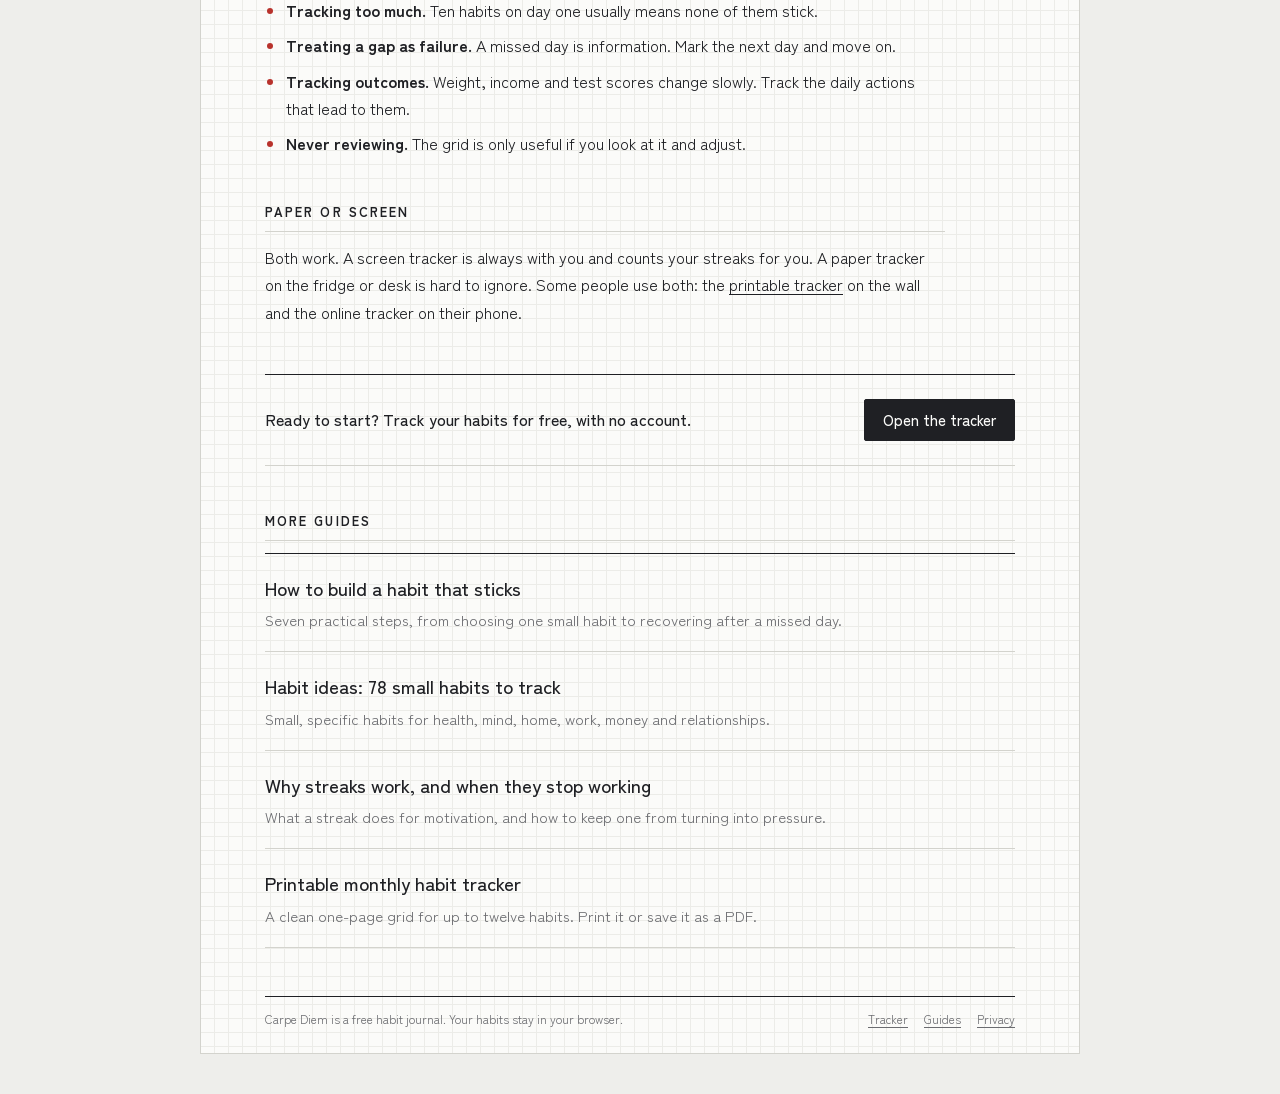
<file: guides/how-to-use-a-habit-tracker.html>
<!doctype html>
<html lang="en">
<head>
<meta charset="utf-8">
<meta name="viewport" content="width=device-width, initial-scale=1, viewport-fit=cover">
<title>How to use a habit tracker | Carpe Diem</title>
<meta name="description" content="How to set up and use a habit tracker: choose a few habits, mark each day, read the monthly grid and adjust your plan every week.">
<meta name="theme-color" content="#FBFBF9" media="(prefers-color-scheme: light)">
<meta name="theme-color" content="#1A1B1D" media="(prefers-color-scheme: dark)">
<meta property="og:type" content="article">
<meta property="og:title" content="How to use a habit tracker">
<meta property="og:description" content="How to set up and use a habit tracker: choose a few habits, mark each day, read the monthly grid and adjust your plan every week.">
<meta name="twitter:card" content="summary">
<!-- Once your domain is live, add: <link rel="canonical" href="https://YOUR-DOMAIN/guides/how-to-use-a-habit-tracker.html"> -->
<link rel="icon" href="data:image/svg+xml,%3Csvg xmlns=&quot;http://www.w3.org/2000/svg&quot; viewBox=&quot;0 0 64 64&quot;%3E%3Ccircle cx=&quot;32&quot; cy=&quot;32&quot; r=&quot;29&quot; fill=&quot;%23FCFCFA&quot; stroke=&quot;%23B8322C&quot; stroke-width=&quot;4&quot;/%3E%3Cpath d=&quot;M44 22.5 L51.5 27.5 L44 32 C44.5 40 40 46 32 47.5 C26 49 21 48 18 46 L7 55.5 L10 50 L3.5 51.5 L15.5 40.5 C17 33 22 27.5 27.5 25.5 L24.5 10.5 L35 17.5 C39 17.5 42.5 19.5 44 22.5 Z&quot; fill=&quot;%23B8322C&quot;/%3E%3Cpath d=&quot;M14 53 Q32 49.5 54 51.5&quot; fill=&quot;none&quot; stroke=&quot;%23B8322C&quot; stroke-width=&quot;2.4&quot; stroke-linecap=&quot;round&quot;/%3E%3Cpath d=&quot;M21 37 C27 34.5 33 36.5 35.5 42.5&quot; fill=&quot;none&quot; stroke=&quot;%23FCFCFA&quot; stroke-width=&quot;2&quot; stroke-linecap=&quot;round&quot;/%3E%3Ccircle cx=&quot;39.5&quot; cy=&quot;23&quot; r=&quot;1.7&quot; fill=&quot;%23FCFCFA&quot;/%3E%3C/svg%3E">
<link rel="preconnect" href="https://fonts.googleapis.com">
<link rel="preconnect" href="https://fonts.gstatic.com" crossorigin>
<link rel="stylesheet" href="https://fonts.googleapis.com/css2?family=Zen+Kaku+Gothic+New:wght@300;400;500;700&display=swap">
<link rel="stylesheet" href="guide.css">
</head>
<body>
<div class="page">
  <header class="masthead">
    <a class="brand" href="../"><span class="seal" role="img" aria-label="Cardinal"><svg viewBox="2 6 56 52" aria-hidden="true"><path d="M44 22.5 L51.5 27.5 L44 32 C44.5 40 40 46 32 47.5 C26 49 21 48 18 46 L7 55.5 L10 50 L3.5 51.5 L15.5 40.5 C17 33 22 27.5 27.5 25.5 L24.5 10.5 L35 17.5 C39 17.5 42.5 19.5 44 22.5 Z" fill="currentColor"/><path d="M14 53 Q32 49.5 54 51.5" fill="none" stroke="currentColor" stroke-width="2.4" stroke-linecap="round"/><path d="M21 37 C27 34.5 33 36.5 35.5 42.5" fill="none" stroke="var(--paper)" stroke-width="2" stroke-linecap="round"/><circle cx="39.5" cy="23" r="1.7" fill="var(--paper)"/></svg></span><b>Carpe Diem</b></a>
    <nav class="topnav" aria-label="Site">
      <a href="../">Tracker</a>
      <a href="index.html" aria-current="page">Guides</a>
      <a href="printable-habit-tracker.html">Printable</a>
    </nav>
  </header>
  <main>
    <article>
      <p class="kicker">Guide</p>
      <h1>How to use a habit tracker</h1>
      <p class="lede">A habit tracker is a simple grid: habits down the side, days across the top, one mark for each day you follow through. Used well, it is a reminder, a small reward and an honest record in one place.</p>

      <h2>Set it up</h2>
      <ol class="steps">
        <li><strong>Choose two or three habits.</strong> Fewer rows means each one gets your attention. See the <a href="habit-ideas.html">habit ideas list</a> if you need a starting point.</li>
        <li><strong>Name each habit as an action.</strong> Write "Read 10 pages", not "Reading". A clear name makes it obvious whether today counts.</li>
        <li><strong>Decide what counts as done.</strong> Set the minimum in advance. If the minimum is one page, one page is a full mark.</li>
        <li><strong>Pick a time to mark it.</strong> Mark each habit right after you do it, or at a fixed time each evening.</li>
      </ol>

      <h2>Use it every day</h2>
      <p>Open the tracker once a day and mark what you did. The act of marking takes seconds and serves as a daily check-in. Do not mark a habit you did not do, and do not go back to fill in days you are unsure about. An accurate record is more useful than a perfect-looking one.</p>
      <p>In Carpe Diem, the Today list shows each habit for the current day. Select a habit to mark it done. The month grid below shows every habit across the whole month, so you can see patterns at a glance.</p>

      <h2>Read the month</h2>
      <ul class="ruled">
        <li><strong>Long filled runs</strong> show habits that have become routine. Consider adding a new one.</li>
        <li><strong>Regular gaps on the same weekday</strong> point to a schedule problem, not a motivation problem. Move the habit or give that day a different cue.</li>
        <li><strong>Gaps that grow over the month</strong> often mean the habit is too big. Make it smaller.</li>
        <li><strong>A row that is mostly empty</strong> may be a habit you no longer want. It is fine to remove it.</li>
      </ul>

      <h2>Review once a week</h2>
      <p>Pick a regular moment, such as Sunday evening, and spend five minutes on the past week. Ask three questions: what worked, what slipped, and what one change would make next week easier. Then make that change in the tracker.</p>

      <h2>Common mistakes</h2>
      <ul>
        <li><strong>Tracking too much.</strong> Ten habits on day one usually means none of them stick.</li>
        <li><strong>Treating a gap as failure.</strong> A missed day is information. Mark the next day and move on.</li>
        <li><strong>Tracking outcomes.</strong> Weight, income and test scores change slowly. Track the daily actions that lead to them.</li>
        <li><strong>Never reviewing.</strong> The grid is only useful if you look at it and adjust.</li>
      </ul>

      <h2>Paper or screen</h2>
      <p>Both work. A screen tracker is always with you and counts your streaks for you. A paper tracker on the fridge or desk is hard to ignore. Some people use both: the <a href="printable-habit-tracker.html">printable tracker</a> on the wall and the online tracker on their phone.</p>
    </article>
    <div class="cta"><p>Ready to start? Track your habits for free, with no account.</p><a class="btn" href="../">Open the tracker</a></div>
    <section class="related" aria-labelledby="rel">
      <h2 id="rel">More guides</h2>
      <ul class="cards">
      <li><a href="how-to-build-a-habit.html"><b>How to build a habit that sticks</b><span>Seven practical steps, from choosing one small habit to recovering after a missed day.</span></a></li>
      <li><a href="habit-ideas.html"><b>Habit ideas: 78 small habits to track</b><span>Small, specific habits for health, mind, home, work, money and relationships.</span></a></li>
      <li><a href="why-streaks-work.html"><b>Why streaks work, and when they stop working</b><span>What a streak does for motivation, and how to keep one from turning into pressure.</span></a></li>
      <li><a href="printable-habit-tracker.html"><b>Printable monthly habit tracker</b><span>A clean one-page grid for up to twelve habits. Print it or save it as a PDF.</span></a></li>
      </ul>
    </section>
  </main>
  <footer class="foot">
    <span>Carpe Diem is a free habit journal. Your habits stay in your browser.</span>
    <nav aria-label="Footer"><a href="../">Tracker</a><a href="index.html">Guides</a><a href="privacy.html">Privacy</a></nav>
  </footer>
</div>
</body>
</html>
</file>
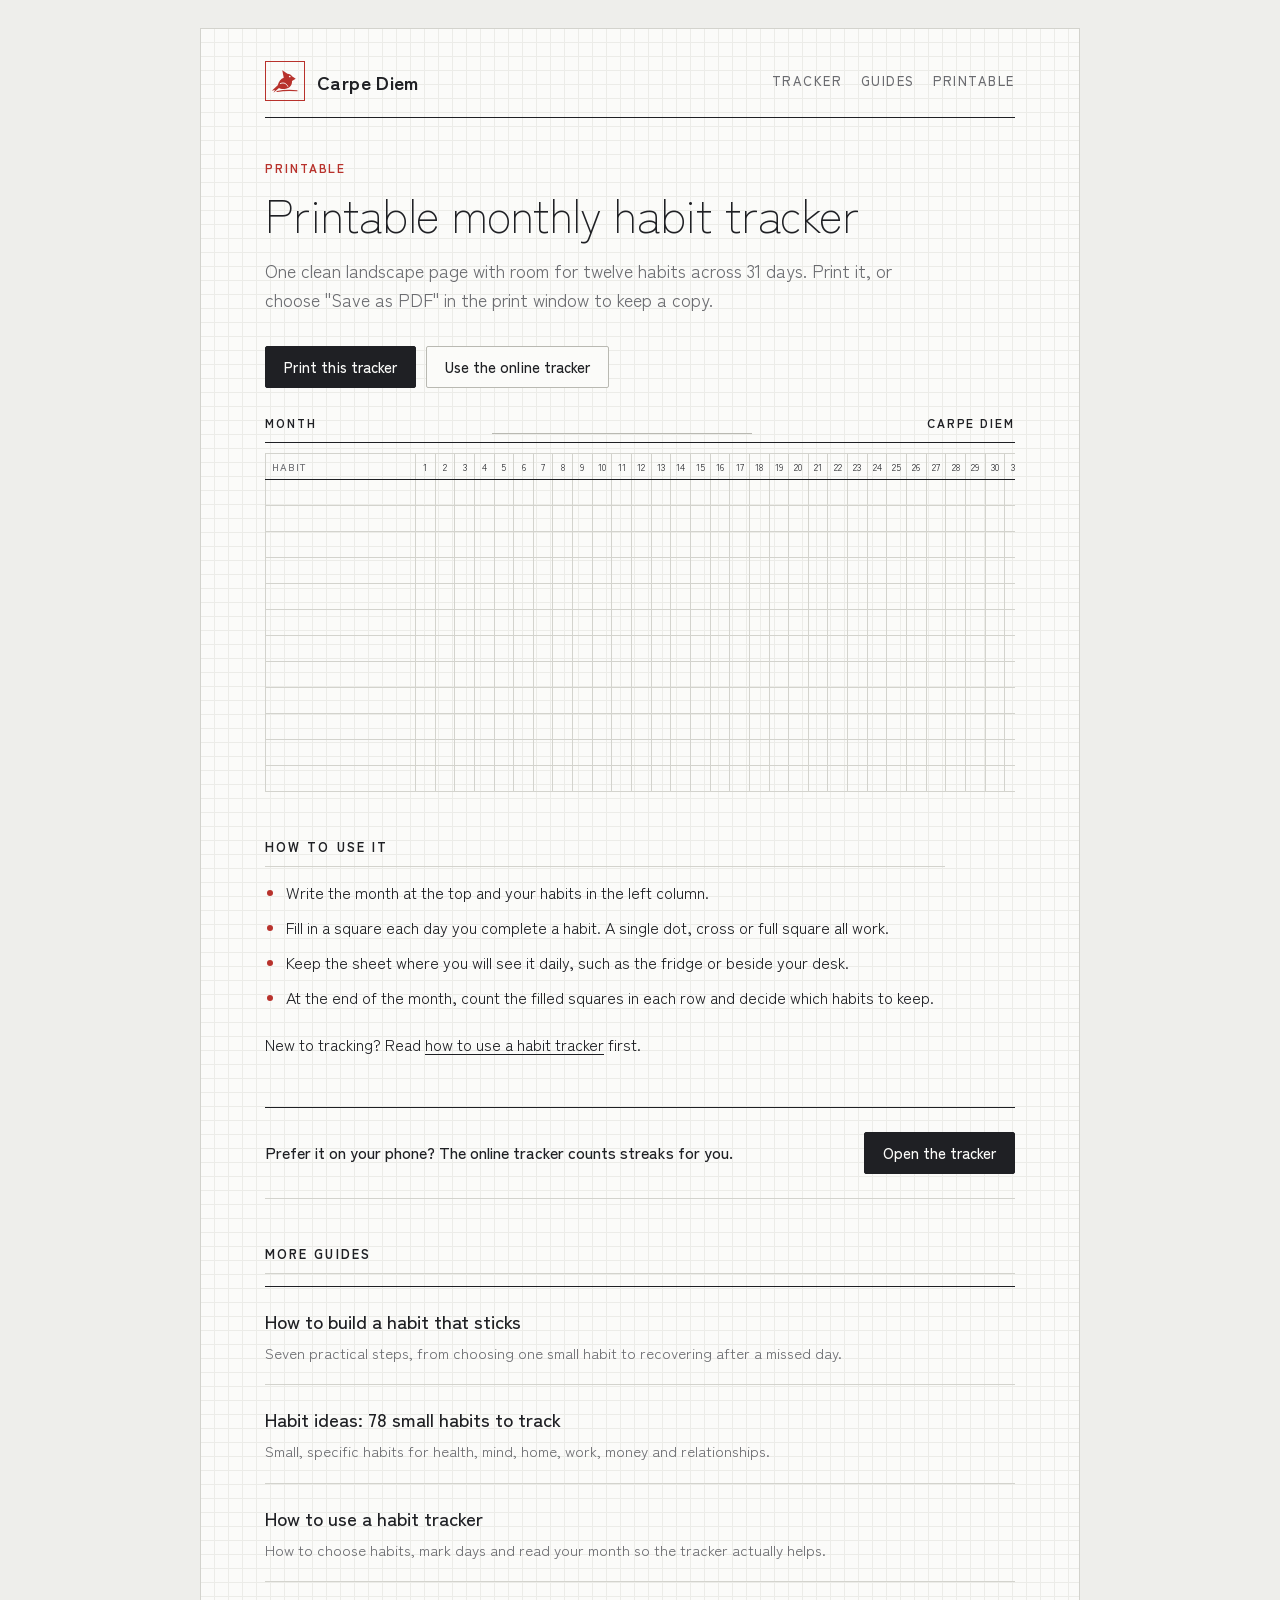
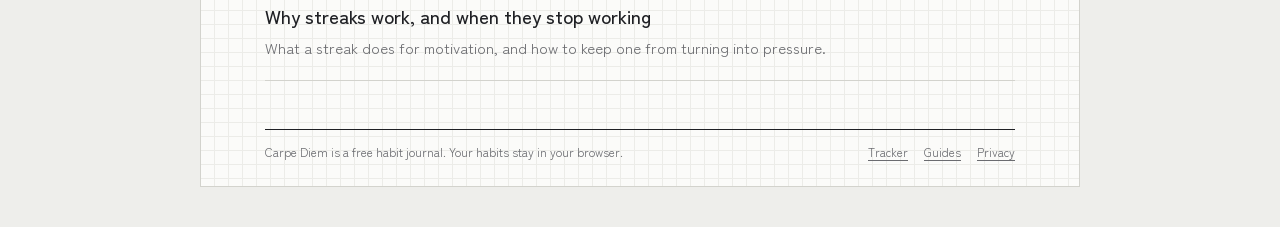
<file: guides/printable-habit-tracker.html>
<!doctype html>
<html lang="en">
<head>
<meta charset="utf-8">
<meta name="viewport" content="width=device-width, initial-scale=1, viewport-fit=cover">
<title>Printable monthly habit tracker | Carpe Diem</title>
<meta name="description" content="A free printable monthly habit tracker: one clean landscape page with room for twelve habits and 31 days. Print it or save it as a PDF.">
<meta name="theme-color" content="#FBFBF9" media="(prefers-color-scheme: light)">
<meta name="theme-color" content="#1A1B1D" media="(prefers-color-scheme: dark)">
<meta property="og:type" content="article">
<meta property="og:title" content="Printable monthly habit tracker">
<meta property="og:description" content="A free printable monthly habit tracker: one clean landscape page with room for twelve habits and 31 days. Print it or save it as a PDF.">
<meta name="twitter:card" content="summary">
<!-- Once your domain is live, add: <link rel="canonical" href="https://YOUR-DOMAIN/guides/printable-habit-tracker.html"> -->
<link rel="icon" href="data:image/svg+xml,%3Csvg xmlns=&quot;http://www.w3.org/2000/svg&quot; viewBox=&quot;0 0 64 64&quot;%3E%3Ccircle cx=&quot;32&quot; cy=&quot;32&quot; r=&quot;29&quot; fill=&quot;%23FCFCFA&quot; stroke=&quot;%23B8322C&quot; stroke-width=&quot;4&quot;/%3E%3Cpath d=&quot;M44 22.5 L51.5 27.5 L44 32 C44.5 40 40 46 32 47.5 C26 49 21 48 18 46 L7 55.5 L10 50 L3.5 51.5 L15.5 40.5 C17 33 22 27.5 27.5 25.5 L24.5 10.5 L35 17.5 C39 17.5 42.5 19.5 44 22.5 Z&quot; fill=&quot;%23B8322C&quot;/%3E%3Cpath d=&quot;M14 53 Q32 49.5 54 51.5&quot; fill=&quot;none&quot; stroke=&quot;%23B8322C&quot; stroke-width=&quot;2.4&quot; stroke-linecap=&quot;round&quot;/%3E%3Cpath d=&quot;M21 37 C27 34.5 33 36.5 35.5 42.5&quot; fill=&quot;none&quot; stroke=&quot;%23FCFCFA&quot; stroke-width=&quot;2&quot; stroke-linecap=&quot;round&quot;/%3E%3Ccircle cx=&quot;39.5&quot; cy=&quot;23&quot; r=&quot;1.7&quot; fill=&quot;%23FCFCFA&quot;/%3E%3C/svg%3E">
<link rel="preconnect" href="https://fonts.googleapis.com">
<link rel="preconnect" href="https://fonts.gstatic.com" crossorigin>
<link rel="stylesheet" href="https://fonts.googleapis.com/css2?family=Zen+Kaku+Gothic+New:wght@300;400;500;700&display=swap">
<link rel="stylesheet" href="guide.css">
<style>
.sheet{margin:8px 0 0;overflow-x:auto}
.sheet-head{display:flex;justify-content:space-between;align-items:flex-end;gap:16px;border-bottom:1px solid var(--ink);padding-bottom:8px;margin-bottom:10px}
.sheet-head .lbl{font-size:12px;font-weight:700;text-transform:uppercase;letter-spacing:.16em}
.sheet-head .blank{flex:1;max-width:260px;border-bottom:1px solid var(--line);height:22px}
table.grid{border-collapse:collapse;width:100%;min-width:760px;table-layout:fixed;font-variant-numeric:tabular-nums}
table.grid th,table.grid td{border:1px solid var(--rule);height:26px;padding:0;text-align:center;font-size:10px;font-weight:400;color:var(--muted)}
table.grid thead th{border-bottom:1px solid var(--ink);color:var(--ink)}
table.grid .hn{width:150px;text-align:left;padding-left:6px}
table.grid thead .hn{font-size:10px;text-transform:uppercase;letter-spacing:.12em;font-weight:500;color:var(--muted)}
.print-actions{display:flex;flex-wrap:wrap;gap:10px;margin:0 0 24px}
@media print{
  @page{size:landscape;margin:12mm}
  :root{--paper:#fff;--ink:#000;--rule:#999;--line:#666;--muted:#333;--cardinal:#B8322C}
  body{background:#fff;padding:0}
  .page{border:0;background:none;padding:0;max-width:none}
  .masthead,.topnav,.no-print,.cta,.related,.foot,.lede,article>p,article>h2,article>ul,.print-actions{display:none!important}
  .sheet{overflow:visible}
  table.grid{min-width:0}
  table.grid th,table.grid td{height:30px}
}
</style>
</head>
<body>
<div class="page">
  <header class="masthead">
    <a class="brand" href="../"><span class="seal" role="img" aria-label="Cardinal"><svg viewBox="2 6 56 52" aria-hidden="true"><path d="M44 22.5 L51.5 27.5 L44 32 C44.5 40 40 46 32 47.5 C26 49 21 48 18 46 L7 55.5 L10 50 L3.5 51.5 L15.5 40.5 C17 33 22 27.5 27.5 25.5 L24.5 10.5 L35 17.5 C39 17.5 42.5 19.5 44 22.5 Z" fill="currentColor"/><path d="M14 53 Q32 49.5 54 51.5" fill="none" stroke="currentColor" stroke-width="2.4" stroke-linecap="round"/><path d="M21 37 C27 34.5 33 36.5 35.5 42.5" fill="none" stroke="var(--paper)" stroke-width="2" stroke-linecap="round"/><circle cx="39.5" cy="23" r="1.7" fill="var(--paper)"/></svg></span><b>Carpe Diem</b></a>
    <nav class="topnav" aria-label="Site">
      <a href="../">Tracker</a>
      <a href="index.html">Guides</a>
      <a href="printable-habit-tracker.html">Printable</a>
    </nav>
  </header>
  <main>
    <article>
      <p class="kicker">Printable</p>
      <h1>Printable monthly habit tracker</h1>
      <p class="lede">One clean landscape page with room for twelve habits across 31 days. Print it, or choose "Save as PDF" in the print window to keep a copy.</p>
      <div class="print-actions">
        <button class="btn" type="button" onclick="window.print()">Print this tracker</button>
        <a class="btn ghost" href="../">Use the online tracker</a>
      </div>
    </article>

    <div class="sheet" aria-label="Printable tracker sheet">
      <div class="sheet-head"><span class="lbl">Month</span><span class="blank"></span><span class="lbl">Carpe Diem</span></div>
      <table class="grid">
        <thead><tr><th class="hn">Habit</th><th>1</th><th>2</th><th>3</th><th>4</th><th>5</th><th>6</th><th>7</th><th>8</th><th>9</th><th>10</th><th>11</th><th>12</th><th>13</th><th>14</th><th>15</th><th>16</th><th>17</th><th>18</th><th>19</th><th>20</th><th>21</th><th>22</th><th>23</th><th>24</th><th>25</th><th>26</th><th>27</th><th>28</th><th>29</th><th>30</th><th>31</th></tr></thead>
        <tbody>
          <tr><th class="hn"></th><td></td><td></td><td></td><td></td><td></td><td></td><td></td><td></td><td></td><td></td><td></td><td></td><td></td><td></td><td></td><td></td><td></td><td></td><td></td><td></td><td></td><td></td><td></td><td></td><td></td><td></td><td></td><td></td><td></td><td></td><td></td></tr>
          <tr><th class="hn"></th><td></td><td></td><td></td><td></td><td></td><td></td><td></td><td></td><td></td><td></td><td></td><td></td><td></td><td></td><td></td><td></td><td></td><td></td><td></td><td></td><td></td><td></td><td></td><td></td><td></td><td></td><td></td><td></td><td></td><td></td><td></td></tr>
          <tr><th class="hn"></th><td></td><td></td><td></td><td></td><td></td><td></td><td></td><td></td><td></td><td></td><td></td><td></td><td></td><td></td><td></td><td></td><td></td><td></td><td></td><td></td><td></td><td></td><td></td><td></td><td></td><td></td><td></td><td></td><td></td><td></td><td></td></tr>
          <tr><th class="hn"></th><td></td><td></td><td></td><td></td><td></td><td></td><td></td><td></td><td></td><td></td><td></td><td></td><td></td><td></td><td></td><td></td><td></td><td></td><td></td><td></td><td></td><td></td><td></td><td></td><td></td><td></td><td></td><td></td><td></td><td></td><td></td></tr>
          <tr><th class="hn"></th><td></td><td></td><td></td><td></td><td></td><td></td><td></td><td></td><td></td><td></td><td></td><td></td><td></td><td></td><td></td><td></td><td></td><td></td><td></td><td></td><td></td><td></td><td></td><td></td><td></td><td></td><td></td><td></td><td></td><td></td><td></td></tr>
          <tr><th class="hn"></th><td></td><td></td><td></td><td></td><td></td><td></td><td></td><td></td><td></td><td></td><td></td><td></td><td></td><td></td><td></td><td></td><td></td><td></td><td></td><td></td><td></td><td></td><td></td><td></td><td></td><td></td><td></td><td></td><td></td><td></td><td></td></tr>
          <tr><th class="hn"></th><td></td><td></td><td></td><td></td><td></td><td></td><td></td><td></td><td></td><td></td><td></td><td></td><td></td><td></td><td></td><td></td><td></td><td></td><td></td><td></td><td></td><td></td><td></td><td></td><td></td><td></td><td></td><td></td><td></td><td></td><td></td></tr>
          <tr><th class="hn"></th><td></td><td></td><td></td><td></td><td></td><td></td><td></td><td></td><td></td><td></td><td></td><td></td><td></td><td></td><td></td><td></td><td></td><td></td><td></td><td></td><td></td><td></td><td></td><td></td><td></td><td></td><td></td><td></td><td></td><td></td><td></td></tr>
          <tr><th class="hn"></th><td></td><td></td><td></td><td></td><td></td><td></td><td></td><td></td><td></td><td></td><td></td><td></td><td></td><td></td><td></td><td></td><td></td><td></td><td></td><td></td><td></td><td></td><td></td><td></td><td></td><td></td><td></td><td></td><td></td><td></td><td></td></tr>
          <tr><th class="hn"></th><td></td><td></td><td></td><td></td><td></td><td></td><td></td><td></td><td></td><td></td><td></td><td></td><td></td><td></td><td></td><td></td><td></td><td></td><td></td><td></td><td></td><td></td><td></td><td></td><td></td><td></td><td></td><td></td><td></td><td></td><td></td></tr>
          <tr><th class="hn"></th><td></td><td></td><td></td><td></td><td></td><td></td><td></td><td></td><td></td><td></td><td></td><td></td><td></td><td></td><td></td><td></td><td></td><td></td><td></td><td></td><td></td><td></td><td></td><td></td><td></td><td></td><td></td><td></td><td></td><td></td><td></td></tr>
          <tr><th class="hn"></th><td></td><td></td><td></td><td></td><td></td><td></td><td></td><td></td><td></td><td></td><td></td><td></td><td></td><td></td><td></td><td></td><td></td><td></td><td></td><td></td><td></td><td></td><td></td><td></td><td></td><td></td><td></td><td></td><td></td><td></td><td></td></tr>
        </tbody>
      </table>
    </div>

    <article class="no-print">
      <h2>How to use it</h2>
      <ul>
        <li>Write the month at the top and your habits in the left column.</li>
        <li>Fill in a square each day you complete a habit. A single dot, cross or full square all work.</li>
        <li>Keep the sheet where you will see it daily, such as the fridge or beside your desk.</li>
        <li>At the end of the month, count the filled squares in each row and decide which habits to keep.</li>
      </ul>
      <p>New to tracking? Read <a href="how-to-use-a-habit-tracker.html">how to use a habit tracker</a> first.</p>
    </article>
    <div class="cta"><p>Prefer it on your phone? The online tracker counts streaks for you.</p><a class="btn" href="../">Open the tracker</a></div>
    <section class="related" aria-labelledby="rel">
      <h2 id="rel">More guides</h2>
      <ul class="cards">
      <li><a href="how-to-build-a-habit.html"><b>How to build a habit that sticks</b><span>Seven practical steps, from choosing one small habit to recovering after a missed day.</span></a></li>
      <li><a href="habit-ideas.html"><b>Habit ideas: 78 small habits to track</b><span>Small, specific habits for health, mind, home, work, money and relationships.</span></a></li>
      <li><a href="how-to-use-a-habit-tracker.html"><b>How to use a habit tracker</b><span>How to choose habits, mark days and read your month so the tracker actually helps.</span></a></li>
      <li><a href="why-streaks-work.html"><b>Why streaks work, and when they stop working</b><span>What a streak does for motivation, and how to keep one from turning into pressure.</span></a></li>
      </ul>
    </section>
  </main>
  <footer class="foot">
    <span>Carpe Diem is a free habit journal. Your habits stay in your browser.</span>
    <nav aria-label="Footer"><a href="../">Tracker</a><a href="index.html">Guides</a><a href="privacy.html">Privacy</a></nav>
  </footer>
</div>
</body>
</html>
</file>
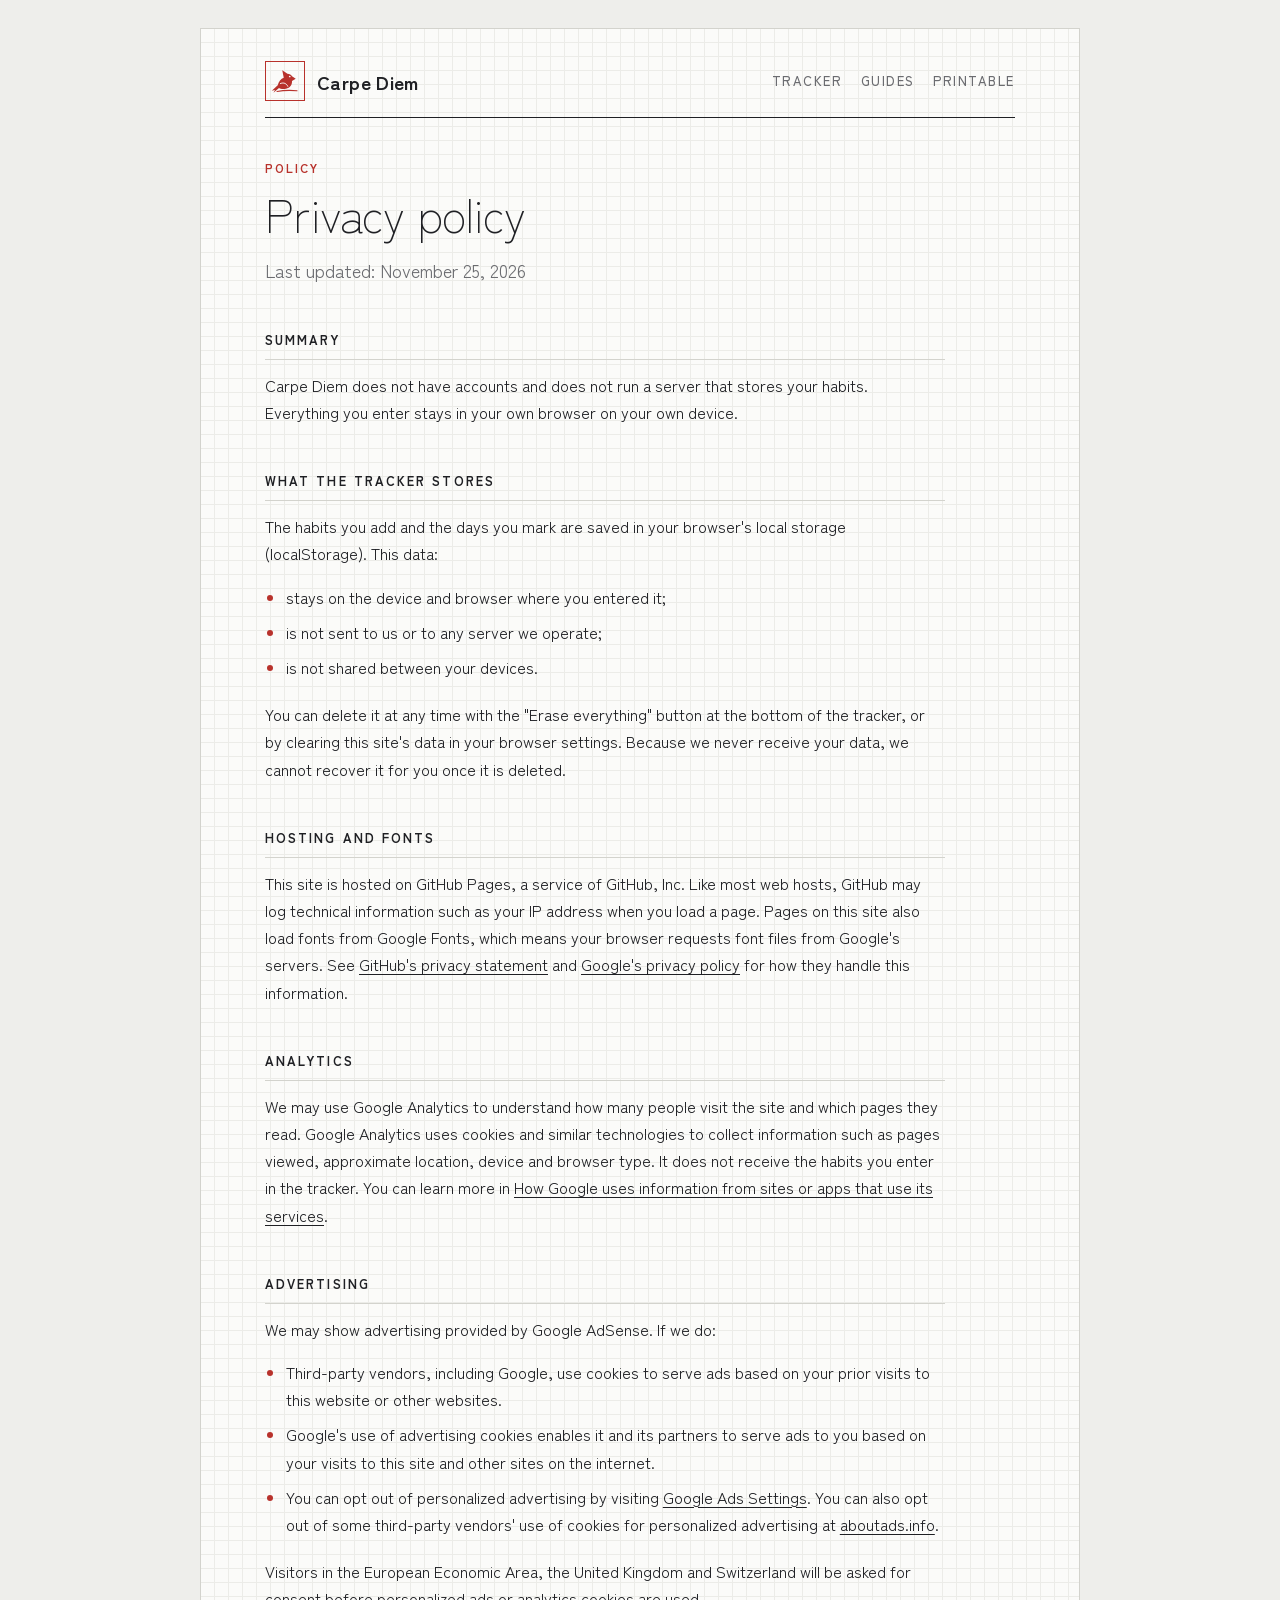
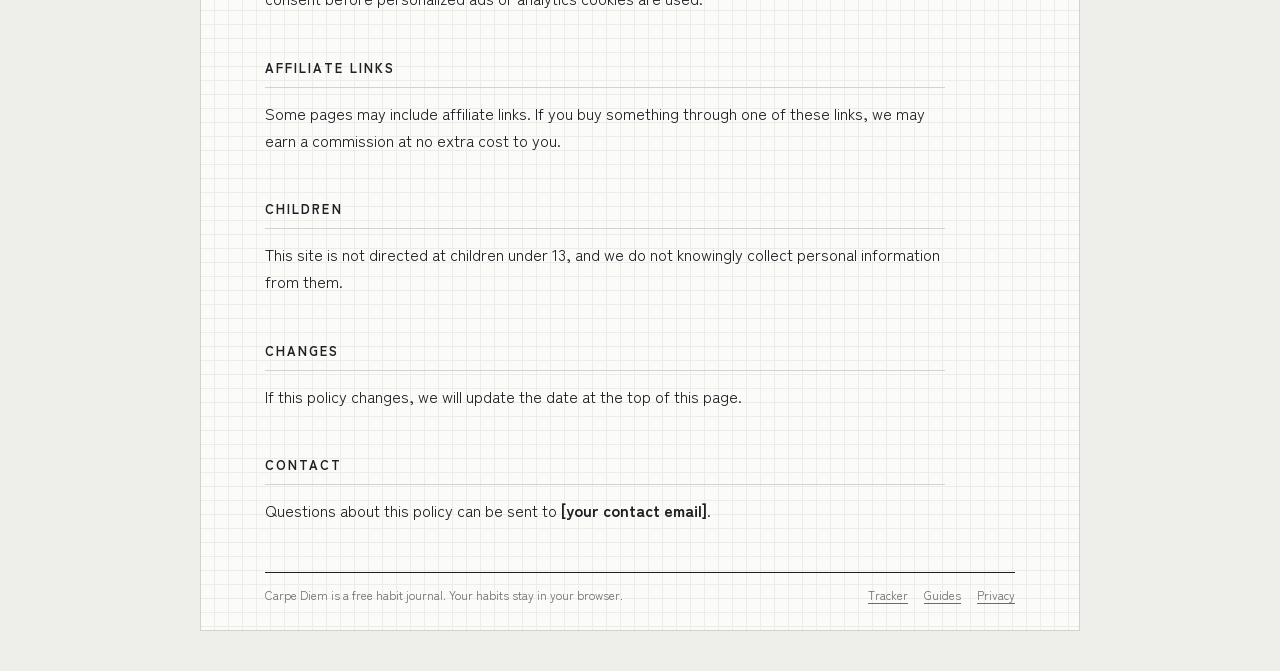
<file: guides/privacy.html>
<!doctype html>
<html lang="en">
<head>
<meta charset="utf-8">
<meta name="viewport" content="width=device-width, initial-scale=1, viewport-fit=cover">
<title>Privacy policy | Carpe Diem</title>
<meta name="description" content="How Carpe Diem handles your data: your habits are stored only in your own browser, and no account is needed.">
<meta name="theme-color" content="#FBFBF9" media="(prefers-color-scheme: light)">
<meta name="theme-color" content="#1A1B1D" media="(prefers-color-scheme: dark)">
<meta property="og:type" content="article">
<meta property="og:title" content="Privacy policy">
<meta property="og:description" content="How Carpe Diem handles your data: your habits are stored only in your own browser, and no account is needed.">
<meta name="twitter:card" content="summary">
<!-- Once your domain is live, add: <link rel="canonical" href="https://YOUR-DOMAIN/guides/privacy.html"> -->
<link rel="icon" href="data:image/svg+xml,%3Csvg xmlns=&quot;http://www.w3.org/2000/svg&quot; viewBox=&quot;0 0 64 64&quot;%3E%3Ccircle cx=&quot;32&quot; cy=&quot;32&quot; r=&quot;29&quot; fill=&quot;%23FCFCFA&quot; stroke=&quot;%23B8322C&quot; stroke-width=&quot;4&quot;/%3E%3Cpath d=&quot;M44 22.5 L51.5 27.5 L44 32 C44.5 40 40 46 32 47.5 C26 49 21 48 18 46 L7 55.5 L10 50 L3.5 51.5 L15.5 40.5 C17 33 22 27.5 27.5 25.5 L24.5 10.5 L35 17.5 C39 17.5 42.5 19.5 44 22.5 Z&quot; fill=&quot;%23B8322C&quot;/%3E%3Cpath d=&quot;M14 53 Q32 49.5 54 51.5&quot; fill=&quot;none&quot; stroke=&quot;%23B8322C&quot; stroke-width=&quot;2.4&quot; stroke-linecap=&quot;round&quot;/%3E%3Cpath d=&quot;M21 37 C27 34.5 33 36.5 35.5 42.5&quot; fill=&quot;none&quot; stroke=&quot;%23FCFCFA&quot; stroke-width=&quot;2&quot; stroke-linecap=&quot;round&quot;/%3E%3Ccircle cx=&quot;39.5&quot; cy=&quot;23&quot; r=&quot;1.7&quot; fill=&quot;%23FCFCFA&quot;/%3E%3C/svg%3E">
<link rel="preconnect" href="https://fonts.googleapis.com">
<link rel="preconnect" href="https://fonts.gstatic.com" crossorigin>
<link rel="stylesheet" href="https://fonts.googleapis.com/css2?family=Zen+Kaku+Gothic+New:wght@300;400;500;700&display=swap">
<link rel="stylesheet" href="guide.css">
</head>
<body>
<div class="page">
  <header class="masthead">
    <a class="brand" href="../"><span class="seal" role="img" aria-label="Cardinal"><svg viewBox="2 6 56 52" aria-hidden="true"><path d="M44 22.5 L51.5 27.5 L44 32 C44.5 40 40 46 32 47.5 C26 49 21 48 18 46 L7 55.5 L10 50 L3.5 51.5 L15.5 40.5 C17 33 22 27.5 27.5 25.5 L24.5 10.5 L35 17.5 C39 17.5 42.5 19.5 44 22.5 Z" fill="currentColor"/><path d="M14 53 Q32 49.5 54 51.5" fill="none" stroke="currentColor" stroke-width="2.4" stroke-linecap="round"/><path d="M21 37 C27 34.5 33 36.5 35.5 42.5" fill="none" stroke="var(--paper)" stroke-width="2" stroke-linecap="round"/><circle cx="39.5" cy="23" r="1.7" fill="var(--paper)"/></svg></span><b>Carpe Diem</b></a>
    <nav class="topnav" aria-label="Site">
      <a href="../">Tracker</a>
      <a href="index.html">Guides</a>
      <a href="printable-habit-tracker.html">Printable</a>
    </nav>
  </header>
  <main>
    <article>
      <p class="kicker">Policy</p>
      <h1>Privacy policy</h1>
      <p class="lede">Last updated: November 25, 2026</p>

      <h2>Summary</h2>
      <p>Carpe Diem does not have accounts and does not run a server that stores your habits. Everything you enter stays in your own browser on your own device.</p>

      <h2>What the tracker stores</h2>
      <p>The habits you add and the days you mark are saved in your browser's local storage (localStorage). This data:</p>
      <ul>
        <li>stays on the device and browser where you entered it;</li>
        <li>is not sent to us or to any server we operate;</li>
        <li>is not shared between your devices.</li>
      </ul>
      <p>You can delete it at any time with the "Erase everything" button at the bottom of the tracker, or by clearing this site's data in your browser settings. Because we never receive your data, we cannot recover it for you once it is deleted.</p>

      <h2>Hosting and fonts</h2>
      <p>This site is hosted on GitHub Pages, a service of GitHub, Inc. Like most web hosts, GitHub may log technical information such as your IP address when you load a page. Pages on this site also load fonts from Google Fonts, which means your browser requests font files from Google's servers. See <a href="https://docs.github.com/en/site-policy/privacy-policies/github-general-privacy-statement">GitHub's privacy statement</a> and <a href="https://policies.google.com/privacy">Google's privacy policy</a> for how they handle this information.</p>

      <h2>Analytics</h2>
      <!-- Keep this section accurate. Update it when Google Analytics is added. -->
      <p>We may use Google Analytics to understand how many people visit the site and which pages they read. Google Analytics uses cookies and similar technologies to collect information such as pages viewed, approximate location, device and browser type. It does not receive the habits you enter in the tracker. You can learn more in <a href="https://policies.google.com/technologies/partner-sites">How Google uses information from sites or apps that use its services</a>.</p>

      <h2>Advertising</h2>
      <!-- Keep this section accurate. Update it when Google AdSense is added. -->
      <p>We may show advertising provided by Google AdSense. If we do:</p>
      <ul>
        <li>Third-party vendors, including Google, use cookies to serve ads based on your prior visits to this website or other websites.</li>
        <li>Google's use of advertising cookies enables it and its partners to serve ads to you based on your visits to this site and other sites on the internet.</li>
        <li>You can opt out of personalized advertising by visiting <a href="https://www.google.com/settings/ads">Google Ads Settings</a>. You can also opt out of some third-party vendors' use of cookies for personalized advertising at <a href="https://www.aboutads.info/choices/">aboutads.info</a>.</li>
      </ul>
      <p>Visitors in the European Economic Area, the United Kingdom and Switzerland will be asked for consent before personalized ads or analytics cookies are used.</p>

      <h2>Affiliate links</h2>
      <p>Some pages may include affiliate links. If you buy something through one of these links, we may earn a commission at no extra cost to you.</p>

      <h2>Children</h2>
      <p>This site is not directed at children under 13, and we do not knowingly collect personal information from them.</p>

      <h2>Changes</h2>
      <p>If this policy changes, we will update the date at the top of this page.</p>

      <h2>Contact</h2>
      <p>Questions about this policy can be sent to <strong>[your contact email]</strong>.</p>
    </article>
  </main>
  <footer class="foot">
    <span>Carpe Diem is a free habit journal. Your habits stay in your browser.</span>
    <nav aria-label="Footer"><a href="../">Tracker</a><a href="index.html">Guides</a><a href="privacy.html">Privacy</a></nav>
  </footer>
</div>
</body>
</html>
</file>
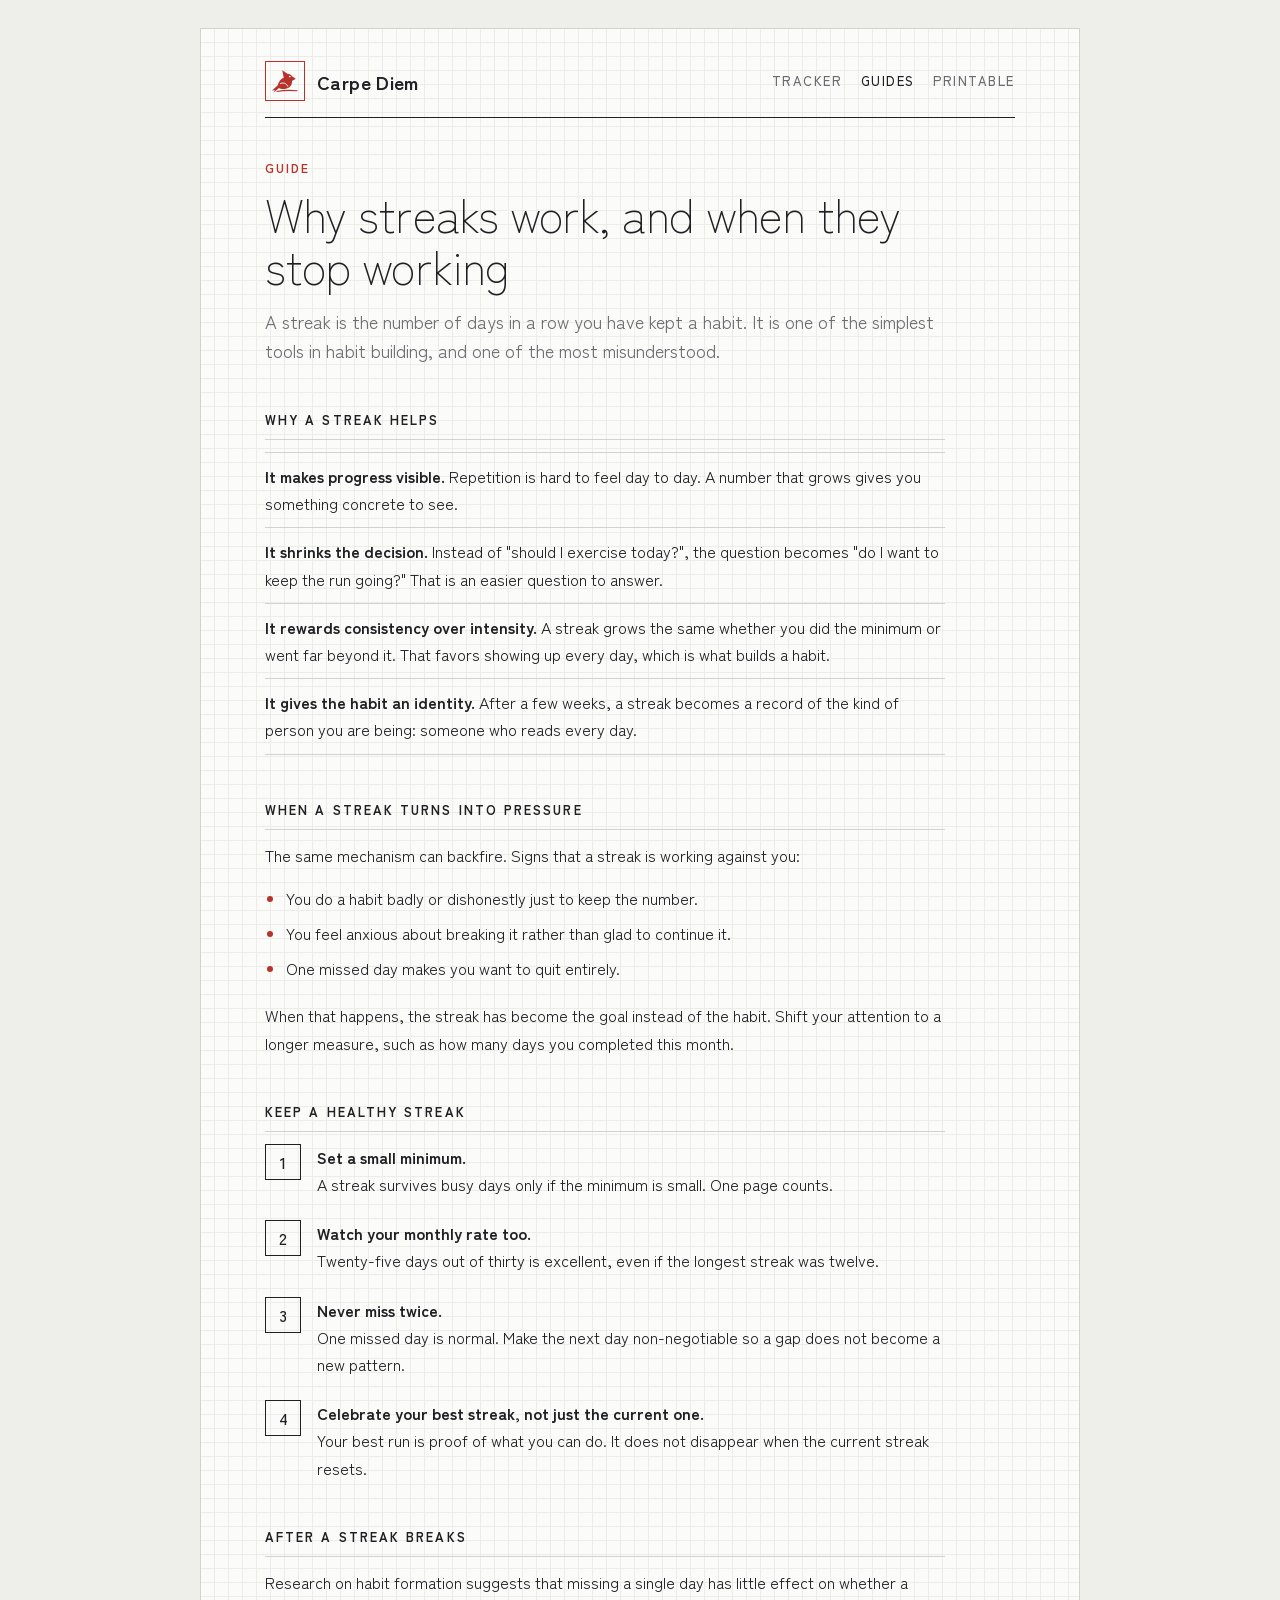
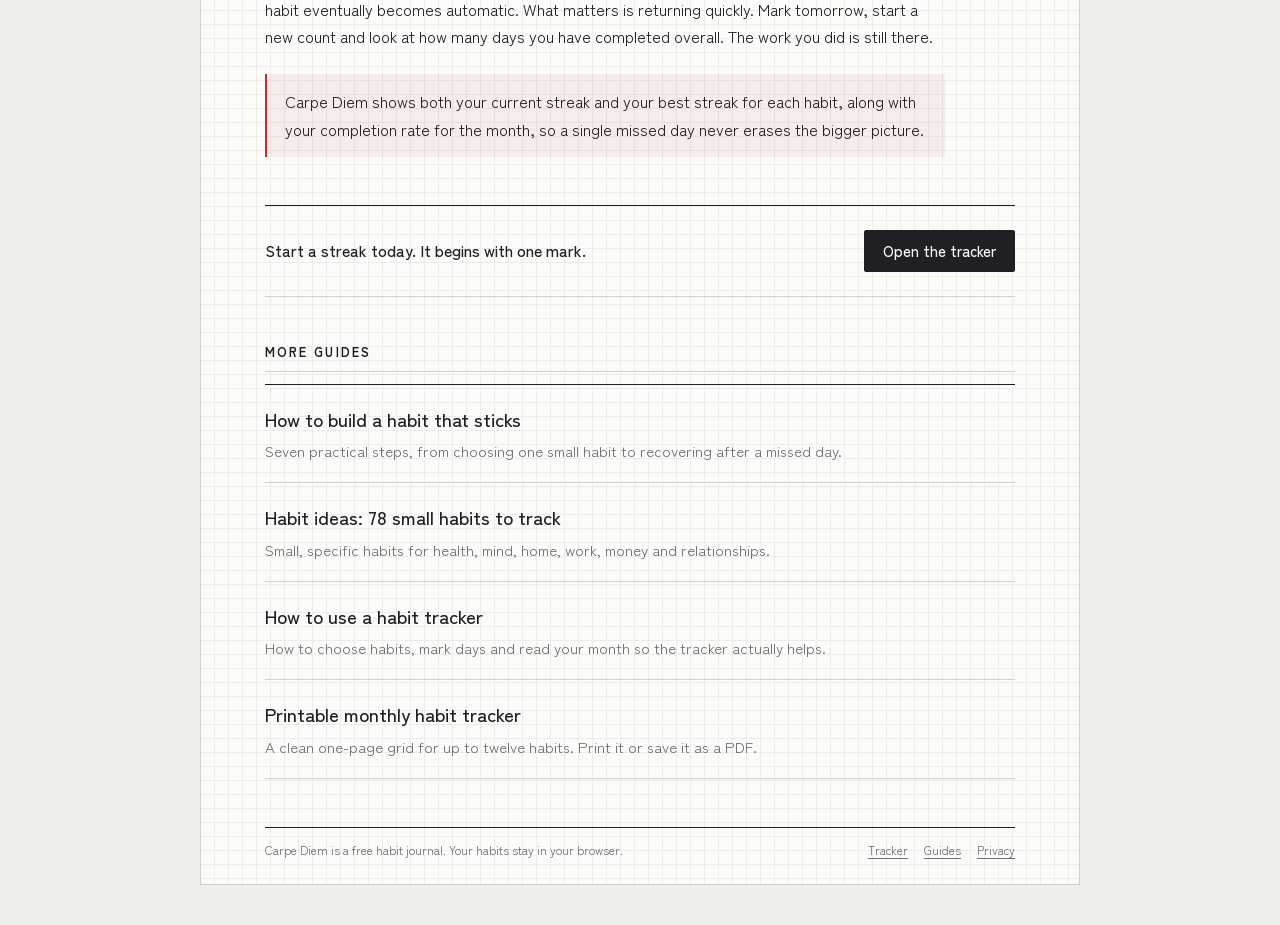
<file: guides/why-streaks-work.html>
<!doctype html>
<html lang="en">
<head>
<meta charset="utf-8">
<meta name="viewport" content="width=device-width, initial-scale=1, viewport-fit=cover">
<title>Why streaks work, and when they stop working | Carpe Diem</title>
<meta name="description" content="Why a habit streak motivates you, how to protect one without letting it become pressure, and what to do when a streak breaks.">
<meta name="theme-color" content="#FBFBF9" media="(prefers-color-scheme: light)">
<meta name="theme-color" content="#1A1B1D" media="(prefers-color-scheme: dark)">
<meta property="og:type" content="article">
<meta property="og:title" content="Why streaks work, and when they stop working">
<meta property="og:description" content="Why a habit streak motivates you, how to protect one without letting it become pressure, and what to do when a streak breaks.">
<meta name="twitter:card" content="summary">
<!-- Once your domain is live, add: <link rel="canonical" href="https://YOUR-DOMAIN/guides/why-streaks-work.html"> -->
<link rel="icon" href="data:image/svg+xml,%3Csvg xmlns=&quot;http://www.w3.org/2000/svg&quot; viewBox=&quot;0 0 64 64&quot;%3E%3Ccircle cx=&quot;32&quot; cy=&quot;32&quot; r=&quot;29&quot; fill=&quot;%23FCFCFA&quot; stroke=&quot;%23B8322C&quot; stroke-width=&quot;4&quot;/%3E%3Cpath d=&quot;M44 22.5 L51.5 27.5 L44 32 C44.5 40 40 46 32 47.5 C26 49 21 48 18 46 L7 55.5 L10 50 L3.5 51.5 L15.5 40.5 C17 33 22 27.5 27.5 25.5 L24.5 10.5 L35 17.5 C39 17.5 42.5 19.5 44 22.5 Z&quot; fill=&quot;%23B8322C&quot;/%3E%3Cpath d=&quot;M14 53 Q32 49.5 54 51.5&quot; fill=&quot;none&quot; stroke=&quot;%23B8322C&quot; stroke-width=&quot;2.4&quot; stroke-linecap=&quot;round&quot;/%3E%3Cpath d=&quot;M21 37 C27 34.5 33 36.5 35.5 42.5&quot; fill=&quot;none&quot; stroke=&quot;%23FCFCFA&quot; stroke-width=&quot;2&quot; stroke-linecap=&quot;round&quot;/%3E%3Ccircle cx=&quot;39.5&quot; cy=&quot;23&quot; r=&quot;1.7&quot; fill=&quot;%23FCFCFA&quot;/%3E%3C/svg%3E">
<link rel="preconnect" href="https://fonts.googleapis.com">
<link rel="preconnect" href="https://fonts.gstatic.com" crossorigin>
<link rel="stylesheet" href="https://fonts.googleapis.com/css2?family=Zen+Kaku+Gothic+New:wght@300;400;500;700&display=swap">
<link rel="stylesheet" href="guide.css">
</head>
<body>
<div class="page">
  <header class="masthead">
    <a class="brand" href="../"><span class="seal" role="img" aria-label="Cardinal"><svg viewBox="2 6 56 52" aria-hidden="true"><path d="M44 22.5 L51.5 27.5 L44 32 C44.5 40 40 46 32 47.5 C26 49 21 48 18 46 L7 55.5 L10 50 L3.5 51.5 L15.5 40.5 C17 33 22 27.5 27.5 25.5 L24.5 10.5 L35 17.5 C39 17.5 42.5 19.5 44 22.5 Z" fill="currentColor"/><path d="M14 53 Q32 49.5 54 51.5" fill="none" stroke="currentColor" stroke-width="2.4" stroke-linecap="round"/><path d="M21 37 C27 34.5 33 36.5 35.5 42.5" fill="none" stroke="var(--paper)" stroke-width="2" stroke-linecap="round"/><circle cx="39.5" cy="23" r="1.7" fill="var(--paper)"/></svg></span><b>Carpe Diem</b></a>
    <nav class="topnav" aria-label="Site">
      <a href="../">Tracker</a>
      <a href="index.html" aria-current="page">Guides</a>
      <a href="printable-habit-tracker.html">Printable</a>
    </nav>
  </header>
  <main>
    <article>
      <p class="kicker">Guide</p>
      <h1>Why streaks work, and when they stop working</h1>
      <p class="lede">A streak is the number of days in a row you have kept a habit. It is one of the simplest tools in habit building, and one of the most misunderstood.</p>

      <h2>Why a streak helps</h2>
      <ul class="ruled">
        <li><strong>It makes progress visible.</strong> Repetition is hard to feel day to day. A number that grows gives you something concrete to see.</li>
        <li><strong>It shrinks the decision.</strong> Instead of "should I exercise today?", the question becomes "do I want to keep the run going?" That is an easier question to answer.</li>
        <li><strong>It rewards consistency over intensity.</strong> A streak grows the same whether you did the minimum or went far beyond it. That favors showing up every day, which is what builds a habit.</li>
        <li><strong>It gives the habit an identity.</strong> After a few weeks, a streak becomes a record of the kind of person you are being: someone who reads every day.</li>
      </ul>

      <h2>When a streak turns into pressure</h2>
      <p>The same mechanism can backfire. Signs that a streak is working against you:</p>
      <ul>
        <li>You do a habit badly or dishonestly just to keep the number.</li>
        <li>You feel anxious about breaking it rather than glad to continue it.</li>
        <li>One missed day makes you want to quit entirely.</li>
      </ul>
      <p>When that happens, the streak has become the goal instead of the habit. Shift your attention to a longer measure, such as how many days you completed this month.</p>

      <h2>Keep a healthy streak</h2>
      <ol class="steps">
        <li><strong>Set a small minimum.</strong> A streak survives busy days only if the minimum is small. One page counts.</li>
        <li><strong>Watch your monthly rate too.</strong> Twenty-five days out of thirty is excellent, even if the longest streak was twelve.</li>
        <li><strong>Never miss twice.</strong> One missed day is normal. Make the next day non-negotiable so a gap does not become a new pattern.</li>
        <li><strong>Celebrate your best streak, not just the current one.</strong> Your best run is proof of what you can do. It does not disappear when the current streak resets.</li>
      </ol>

      <h2>After a streak breaks</h2>
      <p>Research on habit formation suggests that missing a single day has little effect on whether a habit eventually becomes automatic. What matters is returning quickly. Mark tomorrow, start a new count and look at how many days you have completed overall. The work you did is still there.</p>

      <div class="note"><p>Carpe Diem shows both your current streak and your best streak for each habit, along with your completion rate for the month, so a single missed day never erases the bigger picture.</p></div>
    </article>
    <div class="cta"><p>Start a streak today. It begins with one mark.</p><a class="btn" href="../">Open the tracker</a></div>
    <section class="related" aria-labelledby="rel">
      <h2 id="rel">More guides</h2>
      <ul class="cards">
      <li><a href="how-to-build-a-habit.html"><b>How to build a habit that sticks</b><span>Seven practical steps, from choosing one small habit to recovering after a missed day.</span></a></li>
      <li><a href="habit-ideas.html"><b>Habit ideas: 78 small habits to track</b><span>Small, specific habits for health, mind, home, work, money and relationships.</span></a></li>
      <li><a href="how-to-use-a-habit-tracker.html"><b>How to use a habit tracker</b><span>How to choose habits, mark days and read your month so the tracker actually helps.</span></a></li>
      <li><a href="printable-habit-tracker.html"><b>Printable monthly habit tracker</b><span>A clean one-page grid for up to twelve habits. Print it or save it as a PDF.</span></a></li>
      </ul>
    </section>
  </main>
  <footer class="foot">
    <span>Carpe Diem is a free habit journal. Your habits stay in your browser.</span>
    <nav aria-label="Footer"><a href="../">Tracker</a><a href="index.html">Guides</a><a href="privacy.html">Privacy</a></nav>
  </footer>
</div>
</body>
</html>
</file>
<file: guides/guide.css>
/* Carpe Diem guide pages. Colors and type match the tracker (index.html). */
:root{
  --desk:#EEEEEB; --paper:#FBFBF9; --grid:#ECECE8; --rule:#D3D3CD; --line:#B9B9B2;
  --ink:#1F2024; --muted:#6B6C70; --faint:#C6C6C0; --hover:rgba(31,32,36,.05);
  --cardinal:#B8322C; --cardinal-soft:rgba(184,50,44,.07);
  --font-body:"Zen Kaku Gothic New","Hiragino Kaku Gothic ProN","Segoe UI",system-ui,sans-serif;
}
@media (prefers-color-scheme: dark){
  :root:not([data-theme="light"]){
    --desk:#121314; --paper:#1A1B1D; --grid:#222326; --rule:#36373A; --line:#4A4B4F;
    --ink:#EAE8E3; --muted:#9C9C98; --faint:#4A4B4F; --hover:rgba(234,232,227,.06);
    --cardinal:#E0625A; --cardinal-soft:rgba(224,98,90,.10);
    color-scheme:dark;
  }
}
:root[data-theme="dark"]{
  --desk:#121314; --paper:#1A1B1D; --grid:#222326; --rule:#36373A; --line:#4A4B4F;
  --ink:#EAE8E3; --muted:#9C9C98; --faint:#4A4B4F; --hover:rgba(234,232,227,.06);
  --cardinal:#E0625A; --cardinal-soft:rgba(224,98,90,.10);
  color-scheme:dark;
}
*,*::before,*::after{box-sizing:border-box}
html{-webkit-text-size-adjust:100%}
body{margin:0;background:var(--desk);color:var(--ink);font-family:var(--font-body);font-size:16px;line-height:1.7;
  padding-left:max(16px,env(safe-area-inset-left,0px));padding-right:max(16px,env(safe-area-inset-right,0px));padding-block:28px 40px}
:focus-visible{outline:2px solid var(--cardinal);outline-offset:2px}
a{color:var(--ink);text-decoration:underline;text-underline-offset:3px;text-decoration-thickness:1px}
a:hover{color:var(--cardinal)}
.page{max-width:880px;margin:0 auto;background-color:var(--paper);border:1px solid var(--rule);
  background-image:linear-gradient(var(--grid) 1px,transparent 1px),linear-gradient(90deg,var(--grid) 1px,transparent 1px);
  background-size:14px 14px;background-position:-1px -1px;padding:32px clamp(16px,5vw,64px) 24px}
.masthead{display:flex;flex-wrap:wrap;align-items:center;justify-content:space-between;gap:12px 24px;
  padding-bottom:16px;border-bottom:1px solid var(--ink);margin-bottom:40px}
.brand{display:flex;align-items:center;gap:12px;text-decoration:none}
.brand:hover{color:var(--ink)}
.seal{width:40px;height:40px;flex:none;border:1.5px solid var(--cardinal);color:var(--cardinal);display:grid;place-items:center}
.seal svg{width:28px;height:28px}
.brand b{font-weight:700;font-size:19px;letter-spacing:.02em;line-height:1}
.topnav{display:flex;gap:18px;font-size:13px;text-transform:uppercase;letter-spacing:.12em;font-weight:500}
.topnav a{text-decoration:none;color:var(--muted)}
.topnav a:hover,.topnav a[aria-current="page"]{color:var(--ink)}
article{max-width:680px}
.kicker{margin:0 0 10px;font-size:12px;font-weight:700;text-transform:uppercase;letter-spacing:.16em;color:var(--cardinal)}
h1{margin:0 0 16px;font-weight:300;font-size:clamp(32px,5.4vw,46px);line-height:1.12;letter-spacing:-.02em}
.lede{margin:0 0 32px;font-size:18px;color:var(--muted);line-height:1.6}
h2{margin:44px 0 12px;padding-bottom:8px;border-bottom:1px solid var(--rule);font-size:13px;font-weight:700;text-transform:uppercase;letter-spacing:.16em}
h3{margin:28px 0 6px;font-size:17px;font-weight:700}
p{margin:0 0 16px}
ul,ol{margin:0 0 20px;padding-left:1.3em}
li{margin:0 0 8px}
li::marker{color:var(--cardinal)}
.ruled{list-style:none;padding:0;border-top:1px solid var(--rule)}
.ruled li{margin:0;padding:10px 0;border-bottom:1px solid var(--rule)}
.steps{counter-reset:s;list-style:none;padding:0}
.steps li{counter-increment:s;position:relative;padding:0 0 0 52px;margin:0 0 22px;min-height:36px}
.steps li::before{content:counter(s);position:absolute;left:0;top:0;width:36px;height:36px;border:1px solid var(--ink);
  display:grid;place-items:center;font-weight:500;font-variant-numeric:tabular-nums;line-height:1}
.steps strong{display:block}
.cols{display:grid;gap:4px 40px;grid-template-columns:repeat(auto-fit,minmax(240px,1fr))}
.note{border-left:2px solid var(--cardinal);background:var(--cardinal-soft);padding:14px 18px;margin:24px 0}
.note p:last-child{margin:0}
.cta{margin:48px 0 8px;padding:24px 0;border-top:1px solid var(--ink);border-bottom:1px solid var(--rule);
  display:flex;flex-wrap:wrap;align-items:center;justify-content:space-between;gap:14px 24px}
.cta p{margin:0;font-weight:500}
.btn{display:inline-flex;align-items:center;justify-content:center;border:1px solid var(--ink);background:var(--ink);color:var(--paper);
  border-radius:2px;padding:9px 18px;min-height:42px;font:inherit;font-weight:500;font-size:15px;line-height:1.2;text-decoration:none;cursor:pointer}
.btn:hover{opacity:.88;color:var(--paper)}
.btn.ghost{background:var(--paper);color:var(--ink);border-color:var(--line)}
.btn.ghost:hover{border-color:var(--ink);color:var(--ink);opacity:1}
.cards{list-style:none;padding:0;margin:0;border-top:1px solid var(--ink)}
.cards li{margin:0;border-bottom:1px solid var(--rule)}
.cards a{display:block;padding:18px 0;text-decoration:none}
.cards a:hover{background:var(--hover)}
.cards b{display:block;font-size:19px;font-weight:500;margin-bottom:2px}
.cards span{color:var(--muted);font-size:15px}
.related{margin-top:40px}
.foot{margin:48px 0 0;padding-top:12px;border-top:1px solid var(--ink);display:flex;flex-wrap:wrap;justify-content:space-between;gap:8px 20px;font-size:12px;color:var(--muted)}
.foot a{color:var(--muted)}
.foot nav{display:flex;flex-wrap:wrap;gap:16px}
@media (max-width:560px){.topnav{gap:14px;font-size:12px}}
</file>
